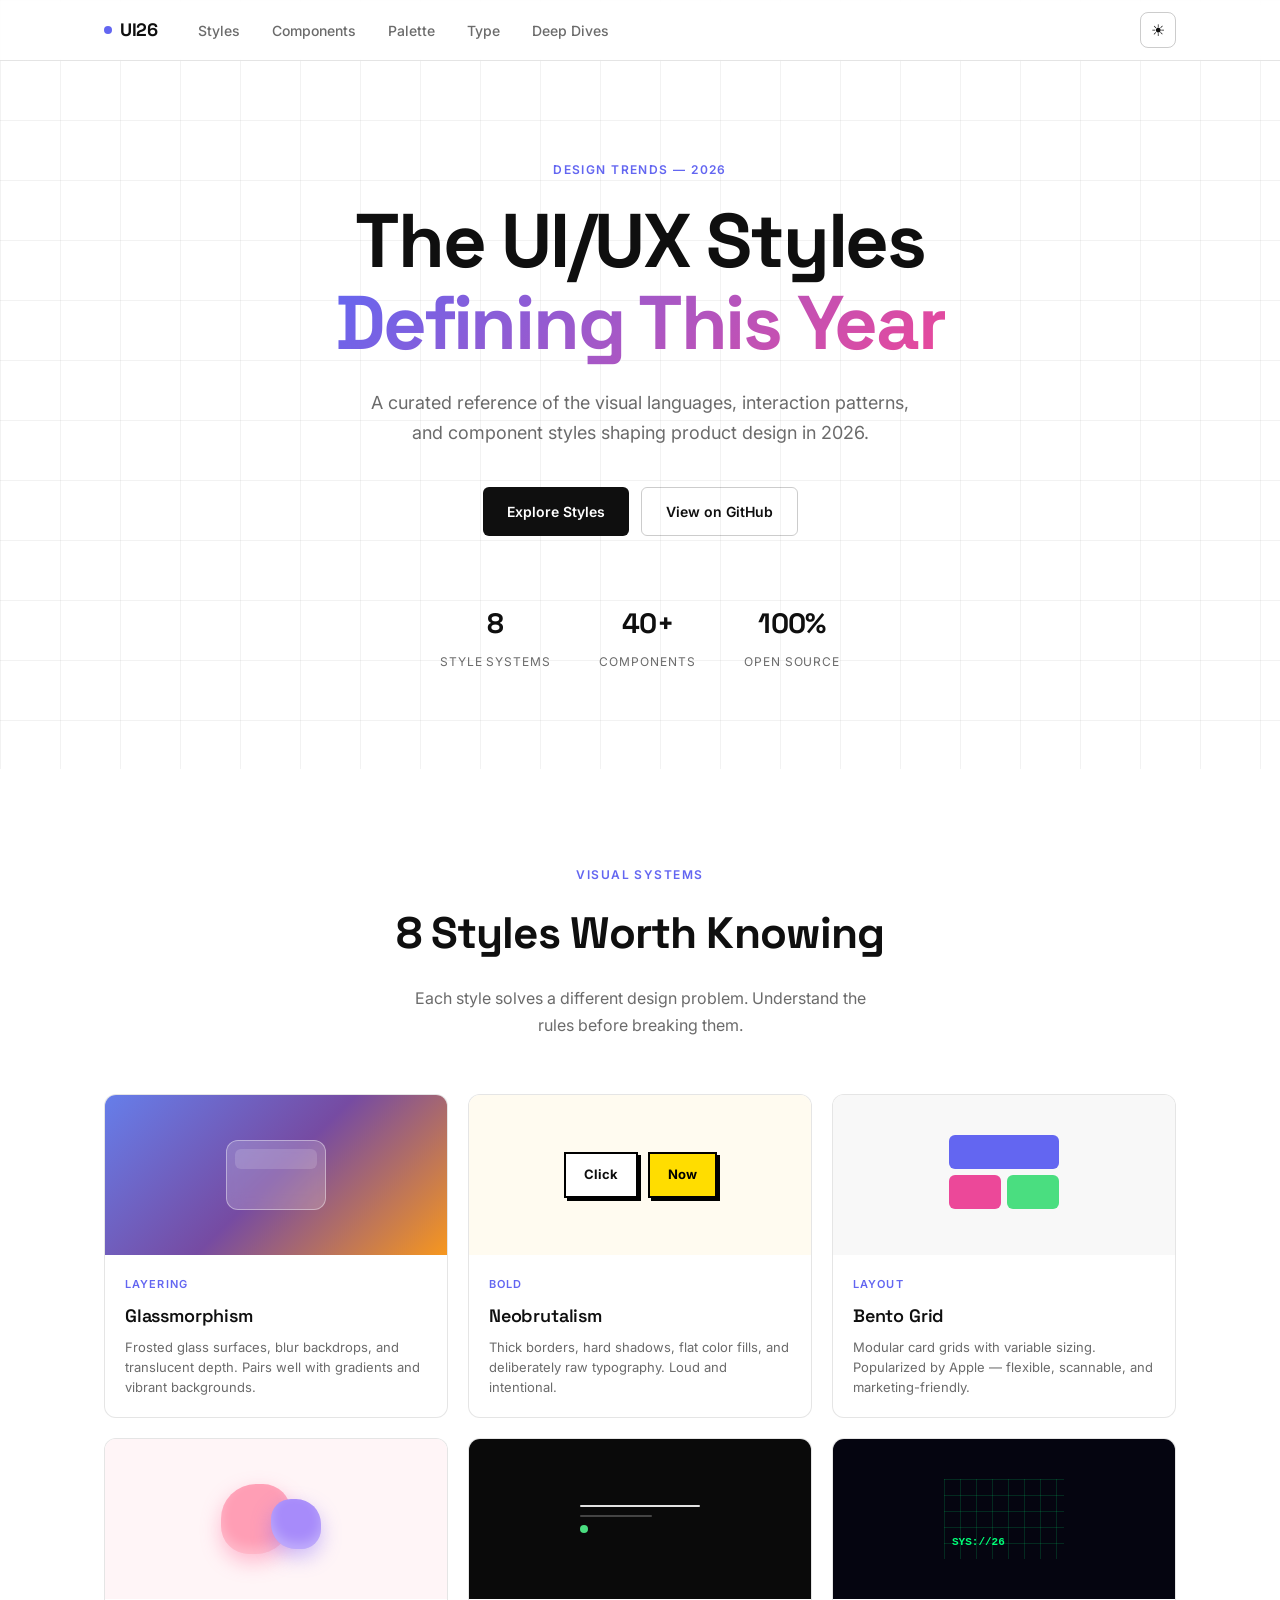
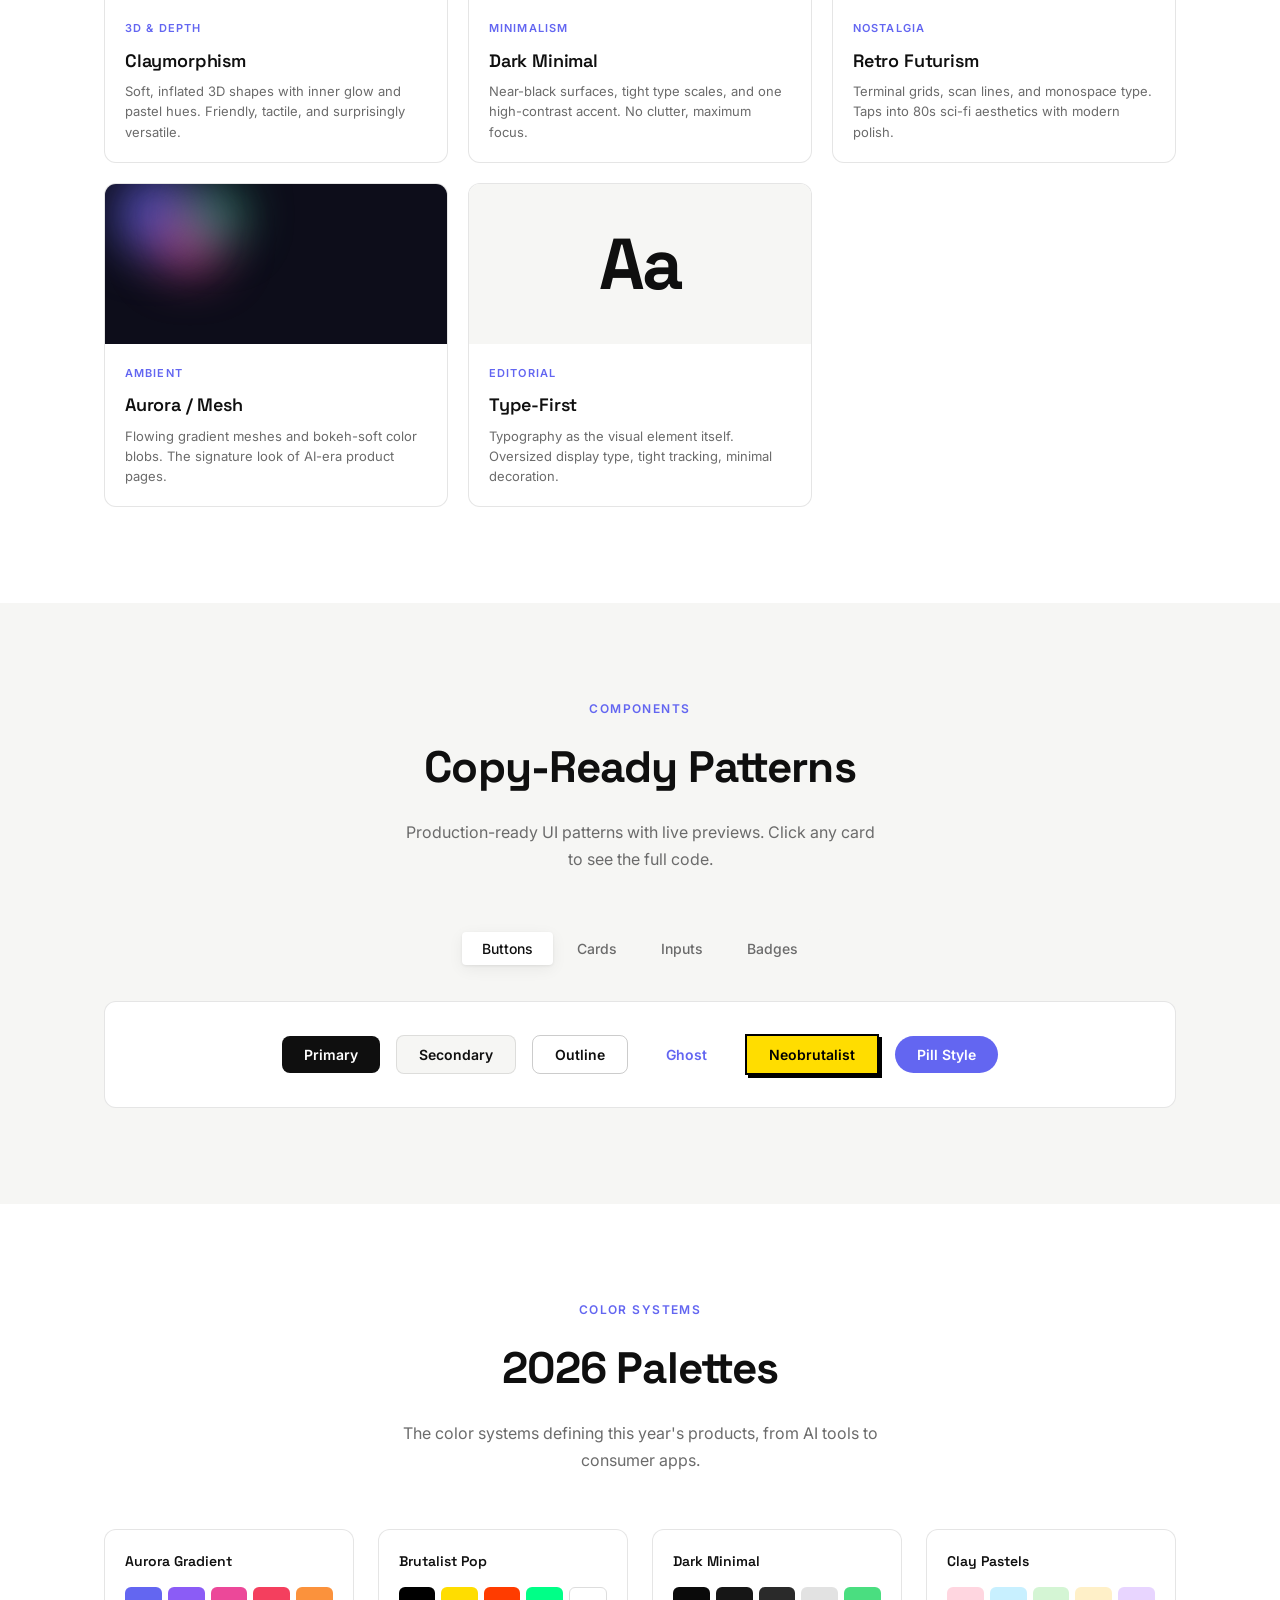
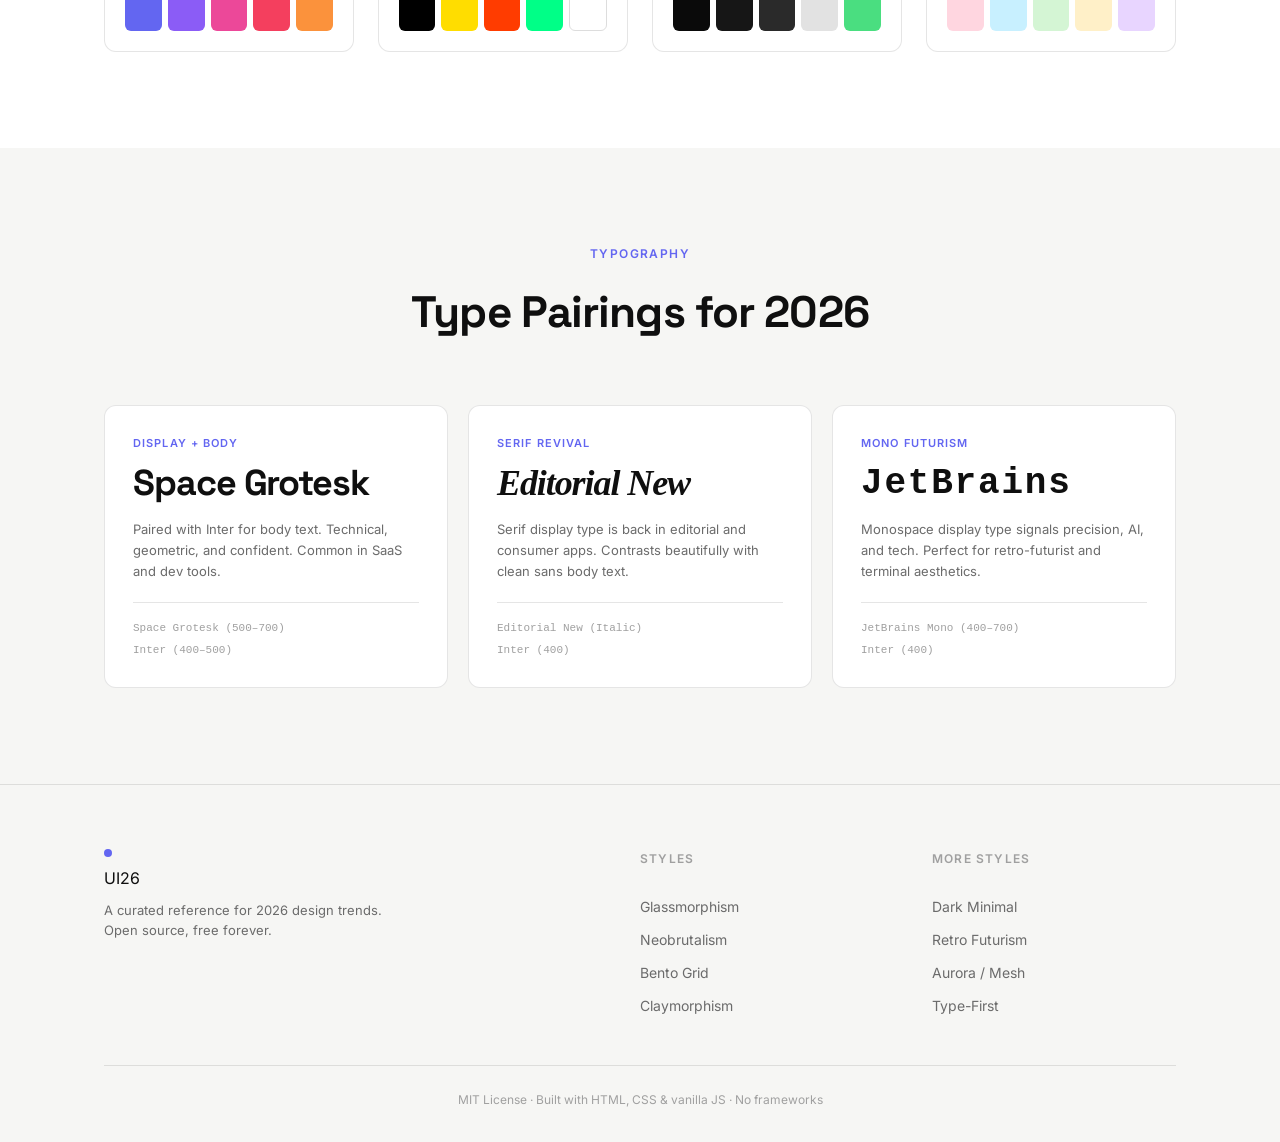
<file: index.html>
<!DOCTYPE html>
<html lang="en">
<head>
  <meta charset="UTF-8" />
  <meta name="viewport" content="width=device-width, initial-scale=1.0" />
  <title>Best 2026 UI/UX Styles</title>
  <meta name="description" content="A curated showcase of the best UI/UX design styles, trends, and components for 2026." />
  <link rel="stylesheet" href="css/style.css" />
  <link rel="preconnect" href="https://fonts.googleapis.com" />
  <link rel="preconnect" href="https://fonts.gstatic.com" crossorigin />
  <link href="https://fonts.googleapis.com/css2?family=Inter:wght@300;400;500;600;700&family=Space+Grotesk:wght@400;500;600;700&display=swap" rel="stylesheet" />
</head>
<body>

  <!-- NAV -->
  <nav class="navbar" id="navbar">
    <div class="nav-inner">
      <a href="#" class="nav-logo">
        <span class="logo-dot"></span>
        UI26
      </a>
      <ul class="nav-links">
        <li><a href="#styles">Styles</a></li>
        <li><a href="#components">Components</a></li>
        <li><a href="#palette">Palette</a></li>
        <li><a href="#typography">Type</a></li>
        <li><a href="pages/glassmorphism.html">Deep Dives</a></li>
      </ul>
      <button class="theme-toggle" id="themeToggle" aria-label="Toggle dark mode">
        <span class="toggle-icon">☀</span>
      </button>
    </div>
  </nav>

  <!-- HERO -->
  <header class="hero">
    <div class="hero-bg-grid"></div>
    <div class="container">
      <p class="hero-eyebrow">Design Trends — 2026</p>
      <h1 class="hero-title">The UI/UX Styles<br><em>Defining This Year</em></h1>
      <p class="hero-sub">A curated reference of the visual languages, interaction patterns, and component styles shaping product design in 2026.</p>
      <div class="hero-actions">
        <a href="#styles" class="btn btn-primary">Explore Styles</a>
        <a href="https://github.com/" class="btn btn-ghost" target="_blank">View on GitHub</a>
      </div>
      <div class="hero-stats">
        <div class="stat"><span class="stat-num">8</span><span class="stat-label">Style Systems</span></div>
        <div class="stat"><span class="stat-num">40+</span><span class="stat-label">Components</span></div>
        <div class="stat"><span class="stat-num">100%</span><span class="stat-label">Open Source</span></div>
      </div>
    </div>
  </header>

  <!-- STYLES GRID -->
  <section class="section" id="styles">
    <div class="container">
      <div class="section-header">
        <p class="eyebrow">Visual Systems</p>
        <h2>8 Styles Worth Knowing</h2>
        <p class="section-desc">Each style solves a different design problem. Understand the rules before breaking them.</p>
      </div>

      <div class="styles-grid">

        <a href="pages/glassmorphism.html" class="style-card style-glass">
          <div class="style-preview glass-preview">
            <div class="glass-card-demo">
              <div class="glass-inner"></div>
            </div>
          </div>
          <div class="style-info">
            <span class="style-tag">Layering</span>
            <h3>Glassmorphism</h3>
            <p>Frosted glass surfaces, blur backdrops, and translucent depth. Pairs well with gradients and vibrant backgrounds.</p>
          </div>
        </a>

        <a href="pages/neobrutalism.html" class="style-card style-neo">
          <div class="style-preview neo-preview">
            <div class="neo-demo">
              <div class="neo-box">Click</div>
              <div class="neo-box neo-accent">Now</div>
            </div>
          </div>
          <div class="style-info">
            <span class="style-tag">Bold</span>
            <h3>Neobrutalism</h3>
            <p>Thick borders, hard shadows, flat color fills, and deliberately raw typography. Loud and intentional.</p>
          </div>
        </a>

        <a href="pages/bento.html" class="style-card style-bento">
          <div class="style-preview bento-preview">
            <div class="bento-demo">
              <div class="bento-a"></div>
              <div class="bento-b"></div>
              <div class="bento-c"></div>
              <div class="bento-d"></div>
            </div>
          </div>
          <div class="style-info">
            <span class="style-tag">Layout</span>
            <h3>Bento Grid</h3>
            <p>Modular card grids with variable sizing. Popularized by Apple — flexible, scannable, and marketing-friendly.</p>
          </div>
        </a>

        <a href="pages/claymorphism.html" class="style-card style-clay">
          <div class="style-preview clay-preview">
            <div class="clay-demo">
              <div class="clay-blob"></div>
              <div class="clay-blob clay-blob-2"></div>
            </div>
          </div>
          <div class="style-info">
            <span class="style-tag">3D & Depth</span>
            <h3>Claymorphism</h3>
            <p>Soft, inflated 3D shapes with inner glow and pastel hues. Friendly, tactile, and surprisingly versatile.</p>
          </div>
        </a>

        <a href="pages/dark-minimal.html" class="style-card style-dark">
          <div class="style-preview dark-preview">
            <div class="dark-demo">
              <div class="dark-line"></div>
              <div class="dark-line dark-line-short"></div>
              <div class="dark-dot"></div>
            </div>
          </div>
          <div class="style-info">
            <span class="style-tag">Minimalism</span>
            <h3>Dark Minimal</h3>
            <p>Near-black surfaces, tight type scales, and one high-contrast accent. No clutter, maximum focus.</p>
          </div>
        </a>

        <a href="pages/retro-futurism.html" class="style-card style-retro">
          <div class="style-preview retro-preview">
            <div class="retro-demo">
              <div class="retro-grid"></div>
              <div class="retro-text">SYS://26</div>
            </div>
          </div>
          <div class="style-info">
            <span class="style-tag">Nostalgia</span>
            <h3>Retro Futurism</h3>
            <p>Terminal grids, scan lines, and monospace type. Taps into 80s sci-fi aesthetics with modern polish.</p>
          </div>
        </a>

        <a href="pages/aurora.html" class="style-card style-aurora">
          <div class="style-preview aurora-preview">
            <div class="aurora-demo">
              <div class="aurora-blob a1"></div>
              <div class="aurora-blob a2"></div>
              <div class="aurora-blob a3"></div>
            </div>
          </div>
          <div class="style-info">
            <span class="style-tag">Ambient</span>
            <h3>Aurora / Mesh</h3>
            <p>Flowing gradient meshes and bokeh-soft color blobs. The signature look of AI-era product pages.</p>
          </div>
        </a>

        <a href="pages/typographic.html" class="style-card style-type">
          <div class="style-preview type-preview">
            <div class="type-demo">
              <span class="type-huge">Aa</span>
            </div>
          </div>
          <div class="style-info">
            <span class="style-tag">Editorial</span>
            <h3>Type-First</h3>
            <p>Typography as the visual element itself. Oversized display type, tight tracking, minimal decoration.</p>
          </div>
        </a>

      </div>
    </div>
  </section>

  <!-- COMPONENT SHOWCASE -->
  <section class="section section-alt" id="components">
    <div class="container">
      <div class="section-header">
        <p class="eyebrow">Components</p>
        <h2>Copy-Ready Patterns</h2>
        <p class="section-desc">Production-ready UI patterns with live previews. Click any card to see the full code.</p>
      </div>

      <div class="component-tabs">
        <button class="tab-btn active" data-tab="buttons">Buttons</button>
        <button class="tab-btn" data-tab="cards">Cards</button>
        <button class="tab-btn" data-tab="inputs">Inputs</button>
        <button class="tab-btn" data-tab="badges">Badges</button>
      </div>

      <div class="component-panel active" id="tab-buttons">
        <div class="comp-grid">
          <div class="comp-item">
            <button class="demo-btn demo-primary">Primary</button>
          </div>
          <div class="comp-item">
            <button class="demo-btn demo-secondary">Secondary</button>
          </div>
          <div class="comp-item">
            <button class="demo-btn demo-outline">Outline</button>
          </div>
          <div class="comp-item">
            <button class="demo-btn demo-ghost">Ghost</button>
          </div>
          <div class="comp-item">
            <button class="demo-btn demo-neo">Neobrutalist</button>
          </div>
          <div class="comp-item">
            <button class="demo-btn demo-pill">Pill Style</button>
          </div>
        </div>
      </div>

      <div class="component-panel" id="tab-cards">
        <div class="comp-grid-cards">
          <div class="demo-card-plain">
            <h4>Default Card</h4>
            <p>Clean, bordered card with subtle shadow. Works in any context.</p>
            <a href="#" class="card-link">Learn more →</a>
          </div>
          <div class="demo-card-glass">
            <h4>Glass Card</h4>
            <p>Frosted surface, translucency, and layered depth.</p>
            <a href="#" class="card-link">Learn more →</a>
          </div>
          <div class="demo-card-neo">
            <h4>Neo Card</h4>
            <p>Hard border, hard shadow, no border-radius. Bold and direct.</p>
            <a href="#" class="card-link">Learn more →</a>
          </div>
        </div>
      </div>

      <div class="component-panel" id="tab-inputs">
        <div class="comp-grid">
          <div class="comp-item">
            <input class="demo-input" type="text" placeholder="Default input" />
          </div>
          <div class="comp-item">
            <input class="demo-input demo-input-pill" type="text" placeholder="Pill input" />
          </div>
          <div class="comp-item">
            <input class="demo-input demo-input-neo" type="text" placeholder="Brutalist input" />
          </div>
          <div class="comp-item">
            <input class="demo-input demo-input-underline" type="text" placeholder="Underline input" />
          </div>
        </div>
      </div>

      <div class="component-panel" id="tab-badges">
        <div class="comp-grid" style="flex-wrap: wrap; gap: 12px; justify-content: center;">
          <span class="badge badge-blue">New</span>
          <span class="badge badge-green">Active</span>
          <span class="badge badge-amber">Beta</span>
          <span class="badge badge-red">Deprecated</span>
          <span class="badge badge-purple">Premium</span>
          <span class="badge badge-outline">Draft</span>
          <span class="badge badge-neo">Hot</span>
        </div>
      </div>

    </div>
  </section>

  <!-- PALETTE -->
  <section class="section" id="palette">
    <div class="container">
      <div class="section-header">
        <p class="eyebrow">Color Systems</p>
        <h2>2026 Palettes</h2>
        <p class="section-desc">The color systems defining this year's products, from AI tools to consumer apps.</p>
      </div>
      <div class="palette-grid">
        <div class="palette-group">
          <p class="palette-name">Aurora Gradient</p>
          <div class="palette-swatches">
            <div class="swatch" style="background:#6366f1" title="#6366f1"></div>
            <div class="swatch" style="background:#8b5cf6" title="#8b5cf6"></div>
            <div class="swatch" style="background:#ec4899" title="#ec4899"></div>
            <div class="swatch" style="background:#f43f5e" title="#f43f5e"></div>
            <div class="swatch" style="background:#fb923c" title="#fb923c"></div>
          </div>
        </div>
        <div class="palette-group">
          <p class="palette-name">Brutalist Pop</p>
          <div class="palette-swatches">
            <div class="swatch" style="background:#000000" title="#000000"></div>
            <div class="swatch" style="background:#ffdd00" title="#ffdd00"></div>
            <div class="swatch" style="background:#ff3c00" title="#ff3c00"></div>
            <div class="swatch" style="background:#00ff87" title="#00ff87"></div>
            <div class="swatch" style="background:#ffffff; border: 1px solid #ddd;" title="#ffffff"></div>
          </div>
        </div>
        <div class="palette-group">
          <p class="palette-name">Dark Minimal</p>
          <div class="palette-swatches">
            <div class="swatch" style="background:#0a0a0a" title="#0a0a0a"></div>
            <div class="swatch" style="background:#161616" title="#161616"></div>
            <div class="swatch" style="background:#2a2a2a" title="#2a2a2a"></div>
            <div class="swatch" style="background:#e2e2e2" title="#e2e2e2"></div>
            <div class="swatch" style="background:#4ade80" title="#4ade80"></div>
          </div>
        </div>
        <div class="palette-group">
          <p class="palette-name">Clay Pastels</p>
          <div class="palette-swatches">
            <div class="swatch" style="background:#ffd6e0" title="#ffd6e0"></div>
            <div class="swatch" style="background:#c8f0ff" title="#c8f0ff"></div>
            <div class="swatch" style="background:#d4f5d4" title="#d4f5d4"></div>
            <div class="swatch" style="background:#fff0c8" title="#fff0c8"></div>
            <div class="swatch" style="background:#e8d5ff" title="#e8d5ff"></div>
          </div>
        </div>
      </div>
    </div>
  </section>

  <!-- TYPOGRAPHY -->
  <section class="section section-alt" id="typography">
    <div class="container">
      <div class="section-header">
        <p class="eyebrow">Typography</p>
        <h2>Type Pairings for 2026</h2>
      </div>
      <div class="type-grid">
        <div class="type-card">
          <p class="type-eyebrow">Display + Body</p>
          <p class="type-display" style="font-family: 'Space Grotesk', sans-serif;">Space Grotesk</p>
          <p class="type-body">Paired with Inter for body text. Technical, geometric, and confident. Common in SaaS and dev tools.</p>
          <div class="type-meta">
            <span>Space Grotesk (500–700)</span>
            <span>Inter (400–500)</span>
          </div>
        </div>
        <div class="type-card">
          <p class="type-eyebrow">Serif Revival</p>
          <p class="type-display" style="font-family: Georgia, serif; font-style: italic;">Editorial New</p>
          <p class="type-body">Serif display type is back in editorial and consumer apps. Contrasts beautifully with clean sans body text.</p>
          <div class="type-meta">
            <span>Editorial New (Italic)</span>
            <span>Inter (400)</span>
          </div>
        </div>
        <div class="type-card">
          <p class="type-eyebrow">Mono Futurism</p>
          <p class="type-display" style="font-family: 'Courier New', monospace; letter-spacing: 0.05em;">JetBrains</p>
          <p class="type-body">Monospace display type signals precision, AI, and tech. Perfect for retro-futurist and terminal aesthetics.</p>
          <div class="type-meta">
            <span>JetBrains Mono (400–700)</span>
            <span>Inter (400)</span>
          </div>
        </div>
      </div>
    </div>
  </section>

  <!-- FOOTER -->
  <footer class="footer">
    <div class="container">
      <div class="footer-inner">
        <div class="footer-brand">
          <span class="logo-dot"></span>
          <span>UI26</span>
          <p>A curated reference for 2026 design trends. Open source, free forever.</p>
        </div>
        <div class="footer-links">
          <p class="footer-heading">Styles</p>
          <a href="pages/glassmorphism.html">Glassmorphism</a>
          <a href="pages/neobrutalism.html">Neobrutalism</a>
          <a href="pages/bento.html">Bento Grid</a>
          <a href="pages/claymorphism.html">Claymorphism</a>
        </div>
        <div class="footer-links">
          <p class="footer-heading">More Styles</p>
          <a href="pages/dark-minimal.html">Dark Minimal</a>
          <a href="pages/retro-futurism.html">Retro Futurism</a>
          <a href="pages/aurora.html">Aurora / Mesh</a>
          <a href="pages/typographic.html">Type-First</a>
        </div>
      </div>
      <div class="footer-bottom">
        <p>MIT License · Built with HTML, CSS & vanilla JS · No frameworks</p>
      </div>
    </div>
  </footer>

  <script src="js/main.js"></script>
</body>
</html>
</file>
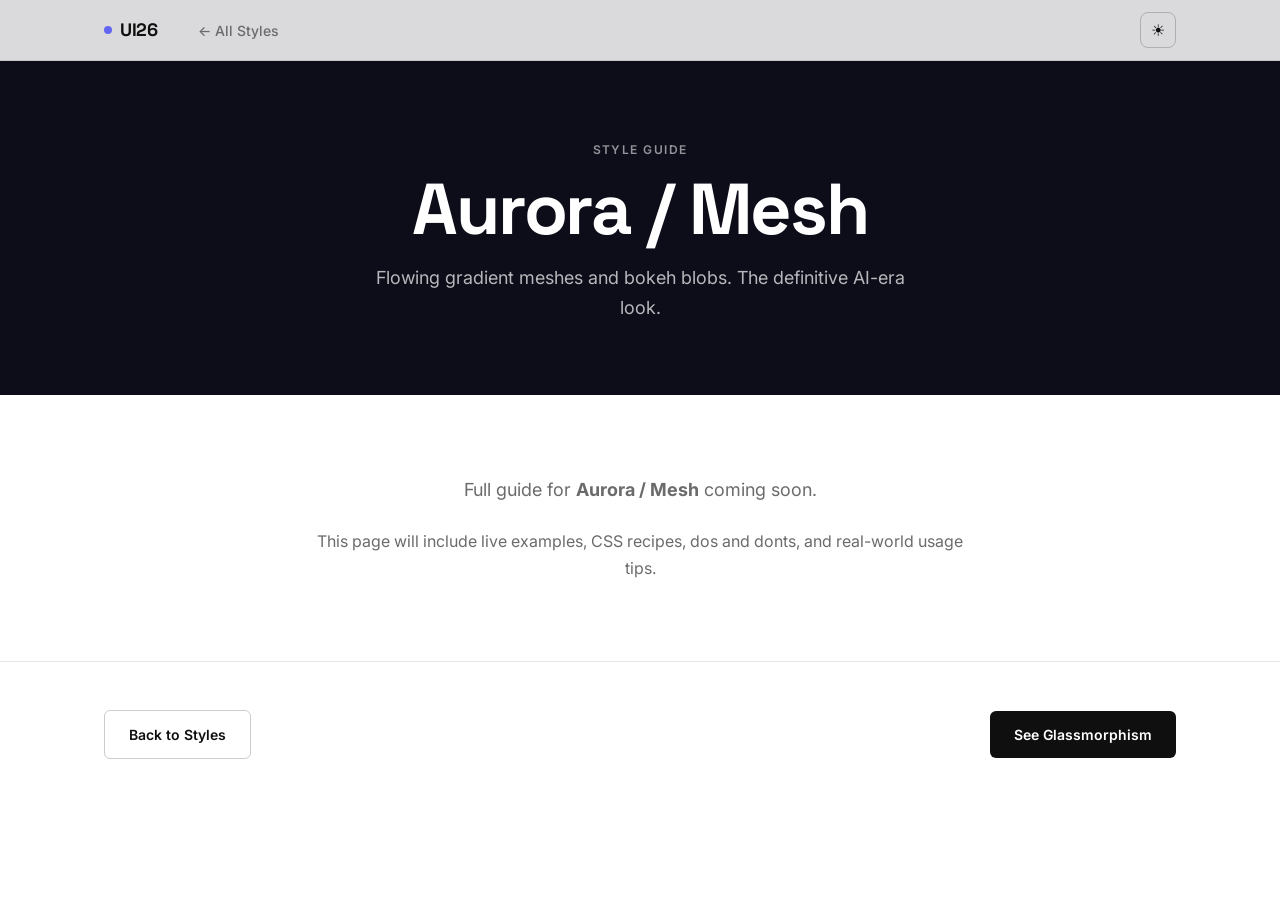
<file: pages/aurora.html>
<!DOCTYPE html>
<html lang="en">
<head>
  <meta charset="UTF-8" />
  <meta name="viewport" content="width=device-width, initial-scale=1.0" />
  <title>Aurora / Mesh — Best 2026 UI/UX Styles</title>
  <link rel="stylesheet" href="../css/style.css" />
  <link rel="stylesheet" href="../css/pages.css" />
  <link href="https://fonts.googleapis.com/css2?family=Inter:wght@300;400;500;600;700&family=Space+Grotesk:wght@400;500;600;700&display=swap" rel="stylesheet" />
</head>
<body>
  <nav class="navbar" id="navbar">
    <div class="nav-inner">
      <a href="../index.html" class="nav-logo"><span class="logo-dot"></span>UI26</a>
      <ul class="nav-links"><li><a href="../index.html#styles">← All Styles</a></li></ul>
      <button class="theme-toggle" id="themeToggle" aria-label="Toggle dark mode"><span class="toggle-icon">☀</span></button>
    </div>
  </nav>
  <div class="stub-hero" style="background:#0d0d1a; padding-top:140px; padding-bottom:72px; text-align:center;">
    <p class="eyebrow" style="color:#ffffff; opacity:0.55;">Style Guide</p>
    <h1 class="page-title" style="color:#ffffff">Aurora / Mesh</h1>
    <p class="page-sub" style="color:#ffffff; opacity:0.7; max-width:540px; margin:0 auto;">Flowing gradient meshes and bokeh blobs. The definitive AI-era look.</p>
  </div>
  <div class="stub-main">
    <p style="font-size:18px; margin-bottom:24px;">Full guide for <strong>Aurora / Mesh</strong> coming soon.</p>
    <p>This page will include live examples, CSS recipes, dos and donts, and real-world usage tips.</p>
  </div>
  <div class="page-nav-btns"><div class="container">
    <a href="../index.html#styles" class="btn btn-ghost">Back to Styles</a>
    <a href="glassmorphism.html" class="btn btn-primary">See Glassmorphism</a>
  </div></div>
  <script src="../js/main.js"></script>
</body>
</html>
</file>
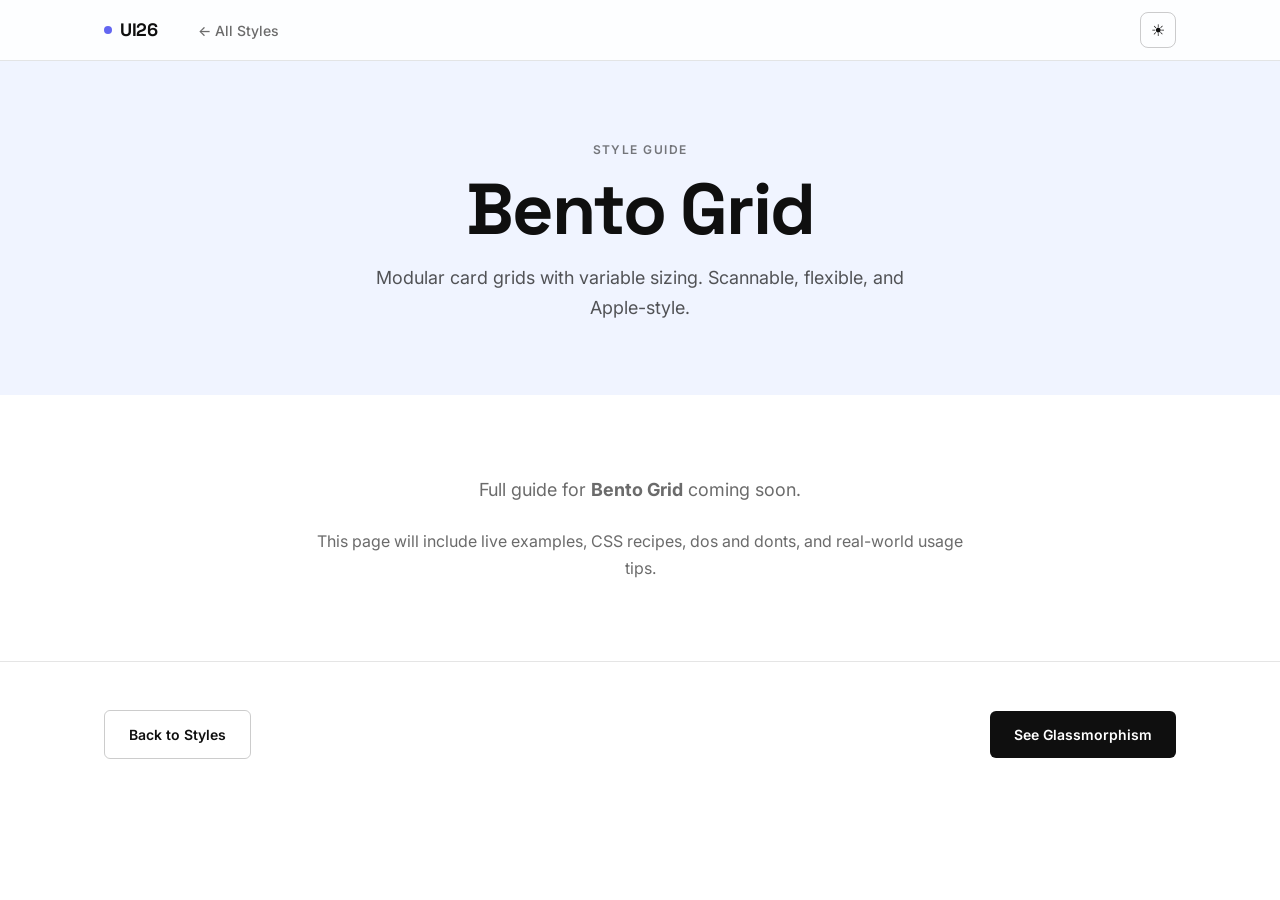
<file: pages/bento.html>
<!DOCTYPE html>
<html lang="en">
<head>
  <meta charset="UTF-8" />
  <meta name="viewport" content="width=device-width, initial-scale=1.0" />
  <title>Bento Grid — Best 2026 UI/UX Styles</title>
  <link rel="stylesheet" href="../css/style.css" />
  <link rel="stylesheet" href="../css/pages.css" />
  <link href="https://fonts.googleapis.com/css2?family=Inter:wght@300;400;500;600;700&family=Space+Grotesk:wght@400;500;600;700&display=swap" rel="stylesheet" />
</head>
<body>
  <nav class="navbar" id="navbar">
    <div class="nav-inner">
      <a href="../index.html" class="nav-logo"><span class="logo-dot"></span>UI26</a>
      <ul class="nav-links"><li><a href="../index.html#styles">← All Styles</a></li></ul>
      <button class="theme-toggle" id="themeToggle" aria-label="Toggle dark mode"><span class="toggle-icon">☀</span></button>
    </div>
  </nav>
  <div class="stub-hero" style="background:#f0f4ff; padding-top:140px; padding-bottom:72px; text-align:center;">
    <p class="eyebrow" style="color:#0f0f0f; opacity:0.55;">Style Guide</p>
    <h1 class="page-title" style="color:#0f0f0f">Bento Grid</h1>
    <p class="page-sub" style="color:#0f0f0f; opacity:0.7; max-width:540px; margin:0 auto;">Modular card grids with variable sizing. Scannable, flexible, and Apple-style.</p>
  </div>
  <div class="stub-main">
    <p style="font-size:18px; margin-bottom:24px;">Full guide for <strong>Bento Grid</strong> coming soon.</p>
    <p>This page will include live examples, CSS recipes, dos and donts, and real-world usage tips.</p>
  </div>
  <div class="page-nav-btns"><div class="container">
    <a href="../index.html#styles" class="btn btn-ghost">Back to Styles</a>
    <a href="glassmorphism.html" class="btn btn-primary">See Glassmorphism</a>
  </div></div>
  <script src="../js/main.js"></script>
</body>
</html>
</file>
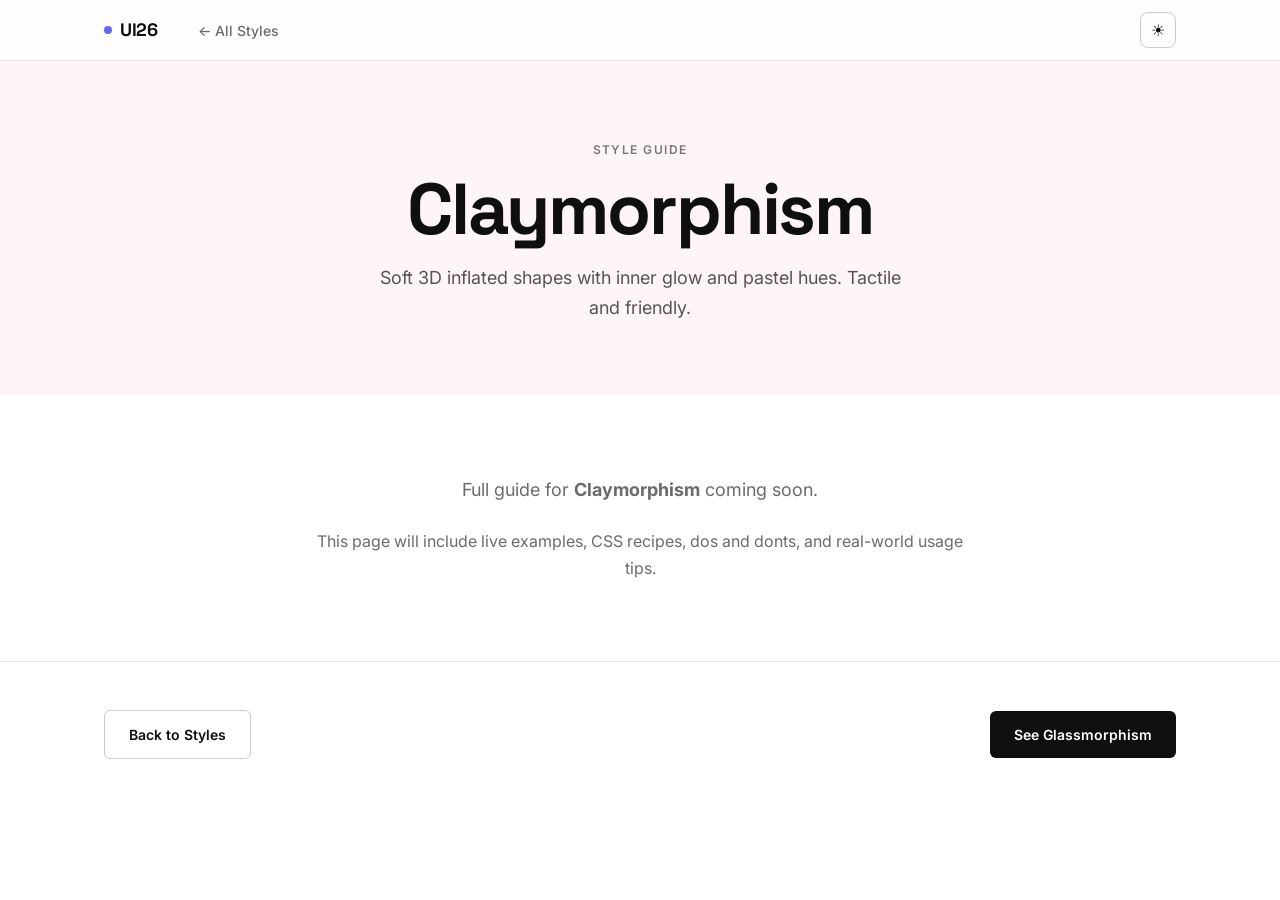
<file: pages/claymorphism.html>
<!DOCTYPE html>
<html lang="en">
<head>
  <meta charset="UTF-8" />
  <meta name="viewport" content="width=device-width, initial-scale=1.0" />
  <title>Claymorphism — Best 2026 UI/UX Styles</title>
  <link rel="stylesheet" href="../css/style.css" />
  <link rel="stylesheet" href="../css/pages.css" />
  <link href="https://fonts.googleapis.com/css2?family=Inter:wght@300;400;500;600;700&family=Space+Grotesk:wght@400;500;600;700&display=swap" rel="stylesheet" />
</head>
<body>
  <nav class="navbar" id="navbar">
    <div class="nav-inner">
      <a href="../index.html" class="nav-logo"><span class="logo-dot"></span>UI26</a>
      <ul class="nav-links"><li><a href="../index.html#styles">← All Styles</a></li></ul>
      <button class="theme-toggle" id="themeToggle" aria-label="Toggle dark mode"><span class="toggle-icon">☀</span></button>
    </div>
  </nav>
  <div class="stub-hero" style="background:#fff5f7; padding-top:140px; padding-bottom:72px; text-align:center;">
    <p class="eyebrow" style="color:#0f0f0f; opacity:0.55;">Style Guide</p>
    <h1 class="page-title" style="color:#0f0f0f">Claymorphism</h1>
    <p class="page-sub" style="color:#0f0f0f; opacity:0.7; max-width:540px; margin:0 auto;">Soft 3D inflated shapes with inner glow and pastel hues. Tactile and friendly.</p>
  </div>
  <div class="stub-main">
    <p style="font-size:18px; margin-bottom:24px;">Full guide for <strong>Claymorphism</strong> coming soon.</p>
    <p>This page will include live examples, CSS recipes, dos and donts, and real-world usage tips.</p>
  </div>
  <div class="page-nav-btns"><div class="container">
    <a href="../index.html#styles" class="btn btn-ghost">Back to Styles</a>
    <a href="glassmorphism.html" class="btn btn-primary">See Glassmorphism</a>
  </div></div>
  <script src="../js/main.js"></script>
</body>
</html>
</file>
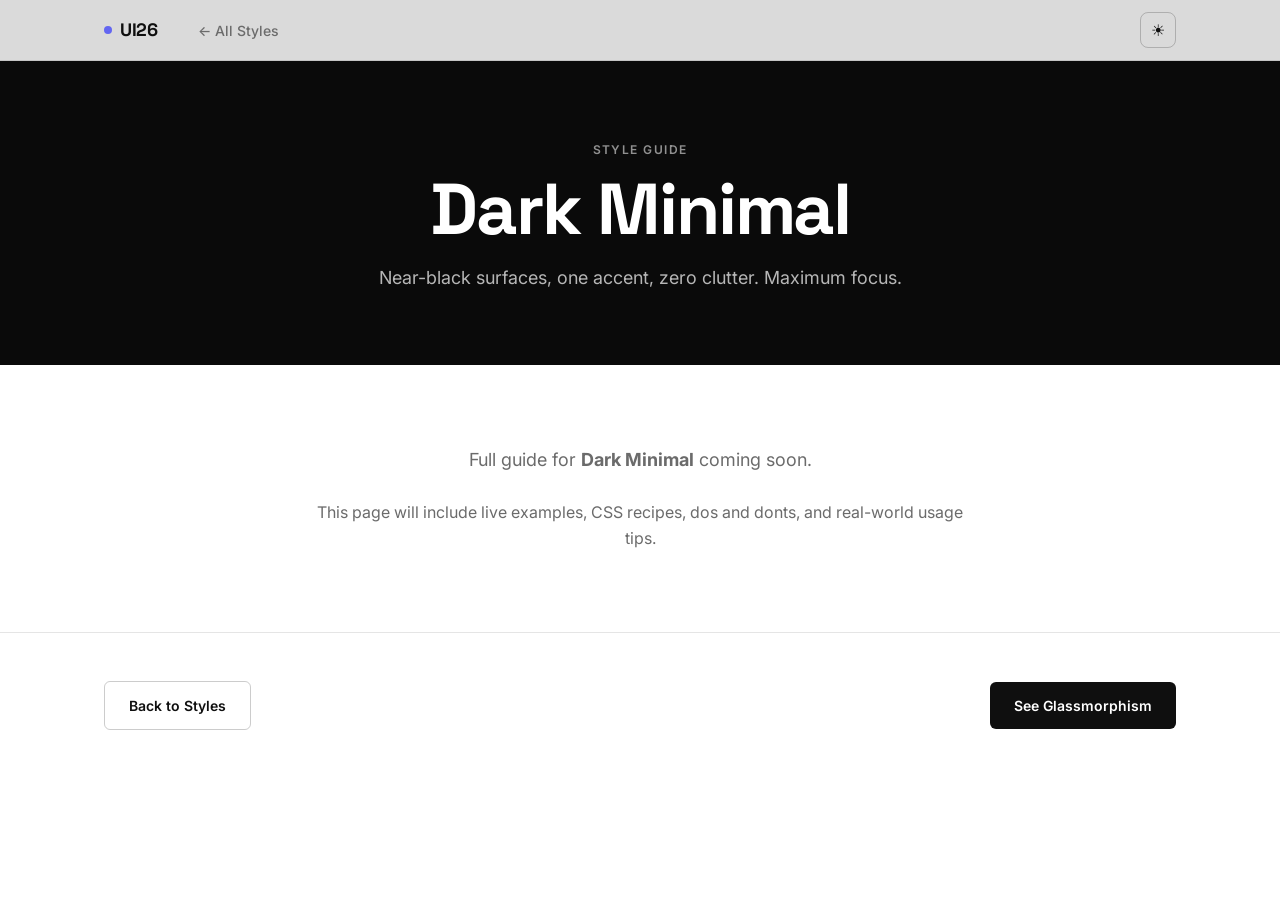
<file: pages/dark-minimal.html>
<!DOCTYPE html>
<html lang="en">
<head>
  <meta charset="UTF-8" />
  <meta name="viewport" content="width=device-width, initial-scale=1.0" />
  <title>Dark Minimal — Best 2026 UI/UX Styles</title>
  <link rel="stylesheet" href="../css/style.css" />
  <link rel="stylesheet" href="../css/pages.css" />
  <link href="https://fonts.googleapis.com/css2?family=Inter:wght@300;400;500;600;700&family=Space+Grotesk:wght@400;500;600;700&display=swap" rel="stylesheet" />
</head>
<body>
  <nav class="navbar" id="navbar">
    <div class="nav-inner">
      <a href="../index.html" class="nav-logo"><span class="logo-dot"></span>UI26</a>
      <ul class="nav-links"><li><a href="../index.html#styles">← All Styles</a></li></ul>
      <button class="theme-toggle" id="themeToggle" aria-label="Toggle dark mode"><span class="toggle-icon">☀</span></button>
    </div>
  </nav>
  <div class="stub-hero" style="background:#0a0a0a; padding-top:140px; padding-bottom:72px; text-align:center;">
    <p class="eyebrow" style="color:#ffffff; opacity:0.55;">Style Guide</p>
    <h1 class="page-title" style="color:#ffffff">Dark Minimal</h1>
    <p class="page-sub" style="color:#ffffff; opacity:0.7; max-width:540px; margin:0 auto;">Near-black surfaces, one accent, zero clutter. Maximum focus.</p>
  </div>
  <div class="stub-main">
    <p style="font-size:18px; margin-bottom:24px;">Full guide for <strong>Dark Minimal</strong> coming soon.</p>
    <p>This page will include live examples, CSS recipes, dos and donts, and real-world usage tips.</p>
  </div>
  <div class="page-nav-btns"><div class="container">
    <a href="../index.html#styles" class="btn btn-ghost">Back to Styles</a>
    <a href="glassmorphism.html" class="btn btn-primary">See Glassmorphism</a>
  </div></div>
  <script src="../js/main.js"></script>
</body>
</html>
</file>
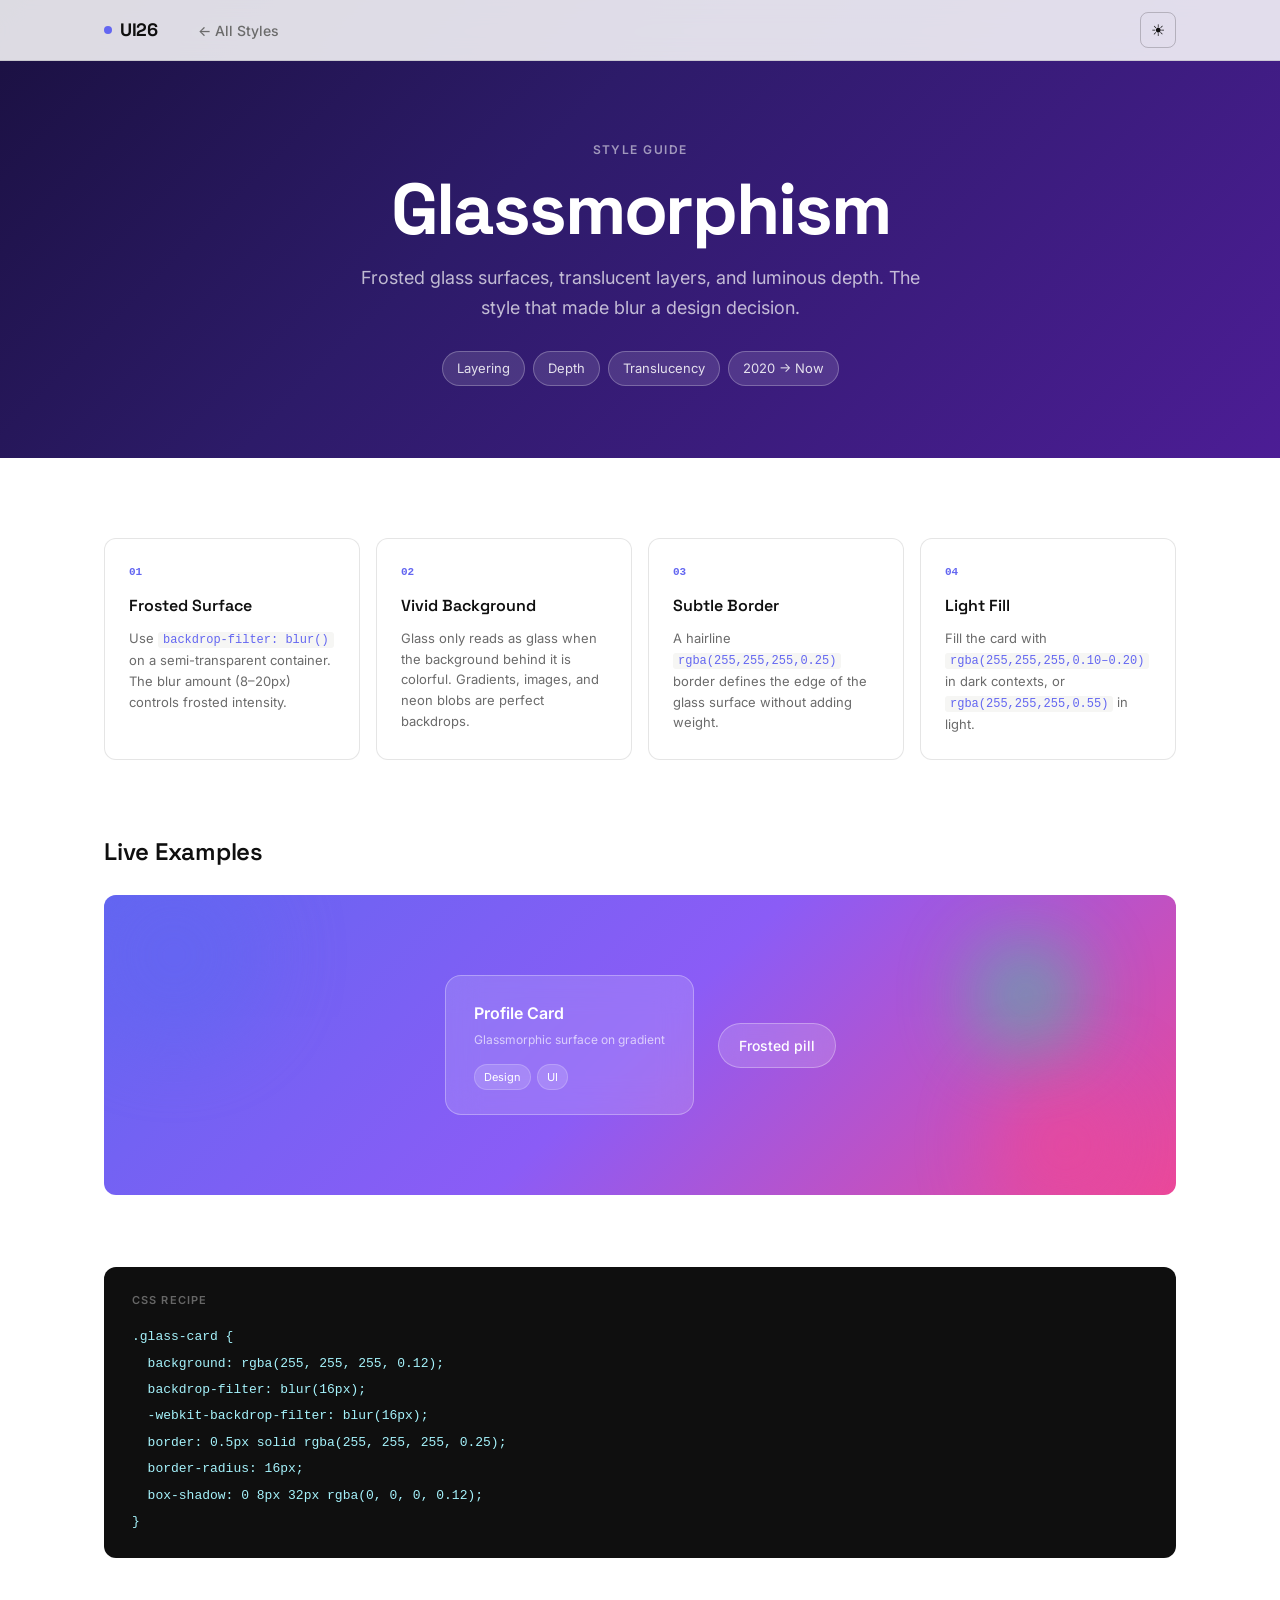
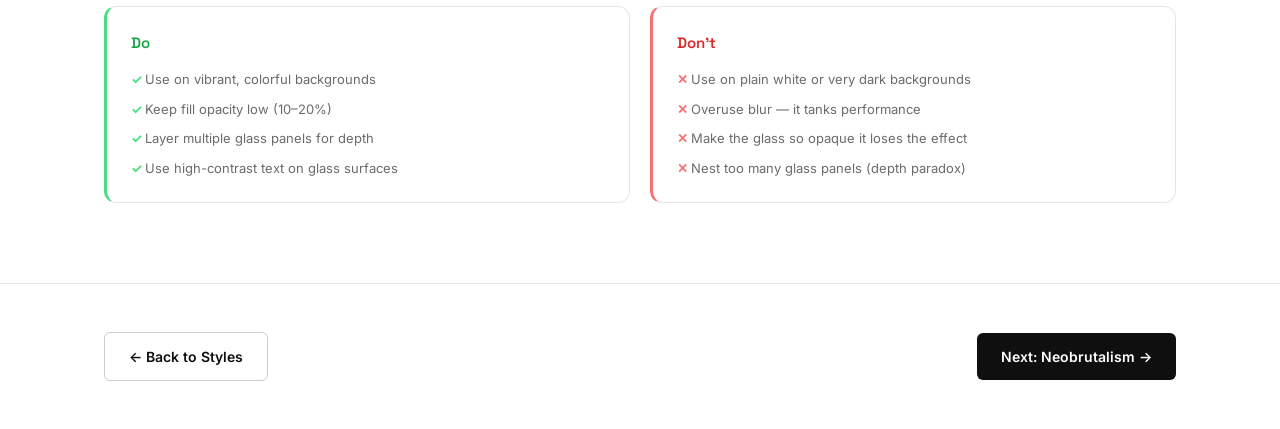
<file: pages/glassmorphism.html>
<!DOCTYPE html>
<html lang="en">
<head>
  <meta charset="UTF-8" />
  <meta name="viewport" content="width=device-width, initial-scale=1.0" />
  <title>Glassmorphism — Best 2026 UI/UX Styles</title>
  <link rel="stylesheet" href="../css/style.css" />
  <link rel="stylesheet" href="../css/pages.css" />
  <link href="https://fonts.googleapis.com/css2?family=Inter:wght@300;400;500;600;700&family=Space+Grotesk:wght@400;500;600;700&display=swap" rel="stylesheet" />
</head>
<body>

  <nav class="navbar" id="navbar">
    <div class="nav-inner">
      <a href="../index.html" class="nav-logo">
        <span class="logo-dot"></span>
        UI26
      </a>
      <ul class="nav-links">
        <li><a href="../index.html#styles">← All Styles</a></li>
      </ul>
      <button class="theme-toggle" id="themeToggle" aria-label="Toggle dark mode">
        <span class="toggle-icon">☀</span>
      </button>
    </div>
  </nav>

  <div class="page-hero glass-hero">
    <div class="page-hero-content">
      <p class="eyebrow">Style Guide</p>
      <h1 class="page-title">Glassmorphism</h1>
      <p class="page-sub">Frosted glass surfaces, translucent layers, and luminous depth. The style that made blur a design decision.</p>
      <div class="pill-row">
        <span class="pill">Layering</span>
        <span class="pill">Depth</span>
        <span class="pill">Translucency</span>
        <span class="pill">2020 → Now</span>
      </div>
    </div>
  </div>

  <main class="page-body">
    <div class="container">

      <div class="rule-grid">
        <div class="rule-card">
          <span class="rule-num">01</span>
          <h3>Frosted Surface</h3>
          <p>Use <code>backdrop-filter: blur()</code> on a semi-transparent container. The blur amount (8–20px) controls frosted intensity.</p>
        </div>
        <div class="rule-card">
          <span class="rule-num">02</span>
          <h3>Vivid Background</h3>
          <p>Glass only reads as glass when the background behind it is colorful. Gradients, images, and neon blobs are perfect backdrops.</p>
        </div>
        <div class="rule-card">
          <span class="rule-num">03</span>
          <h3>Subtle Border</h3>
          <p>A hairline <code>rgba(255,255,255,0.25)</code> border defines the edge of the glass surface without adding weight.</p>
        </div>
        <div class="rule-card">
          <span class="rule-num">04</span>
          <h3>Light Fill</h3>
          <p>Fill the card with <code>rgba(255,255,255,0.10–0.20)</code> in dark contexts, or <code>rgba(255,255,255,0.55)</code> in light.</p>
        </div>
      </div>

      <div class="demo-block">
        <h2>Live Examples</h2>
        <div class="glass-showcase">
          <div class="glass-bg">
            <div class="glass-blob gb1"></div>
            <div class="glass-blob gb2"></div>
            <div class="glass-blob gb3"></div>
            <div class="glass-card-ex">
              <p class="glass-card-title">Profile Card</p>
              <p class="glass-card-sub">Glassmorphic surface on gradient</p>
              <div class="glass-tags">
                <span>Design</span>
                <span>UI</span>
              </div>
            </div>
            <div class="glass-pill-ex">Frosted pill</div>
          </div>
        </div>
      </div>

      <div class="code-block">
        <p class="code-label">CSS Recipe</p>
        <pre><code>.glass-card {
  background: rgba(255, 255, 255, 0.12);
  backdrop-filter: blur(16px);
  -webkit-backdrop-filter: blur(16px);
  border: 0.5px solid rgba(255, 255, 255, 0.25);
  border-radius: 16px;
  box-shadow: 0 8px 32px rgba(0, 0, 0, 0.12);
}</code></pre>
      </div>

      <div class="dos-donts">
        <div class="dos">
          <h3>Do</h3>
          <ul>
            <li>Use on vibrant, colorful backgrounds</li>
            <li>Keep fill opacity low (10–20%)</li>
            <li>Layer multiple glass panels for depth</li>
            <li>Use high-contrast text on glass surfaces</li>
          </ul>
        </div>
        <div class="donts">
          <h3>Don't</h3>
          <ul>
            <li>Use on plain white or very dark backgrounds</li>
            <li>Overuse blur — it tanks performance</li>
            <li>Make the glass so opaque it loses the effect</li>
            <li>Nest too many glass panels (depth paradox)</li>
          </ul>
        </div>
      </div>

    </div>
  </main>

  <div class="page-nav-btns">
    <div class="container">
      <a href="../index.html#styles" class="btn btn-ghost">← Back to Styles</a>
      <a href="neobrutalism.html" class="btn btn-primary">Next: Neobrutalism →</a>
    </div>
  </div>

  <script src="../js/main.js"></script>
</body>
</html>
</file>
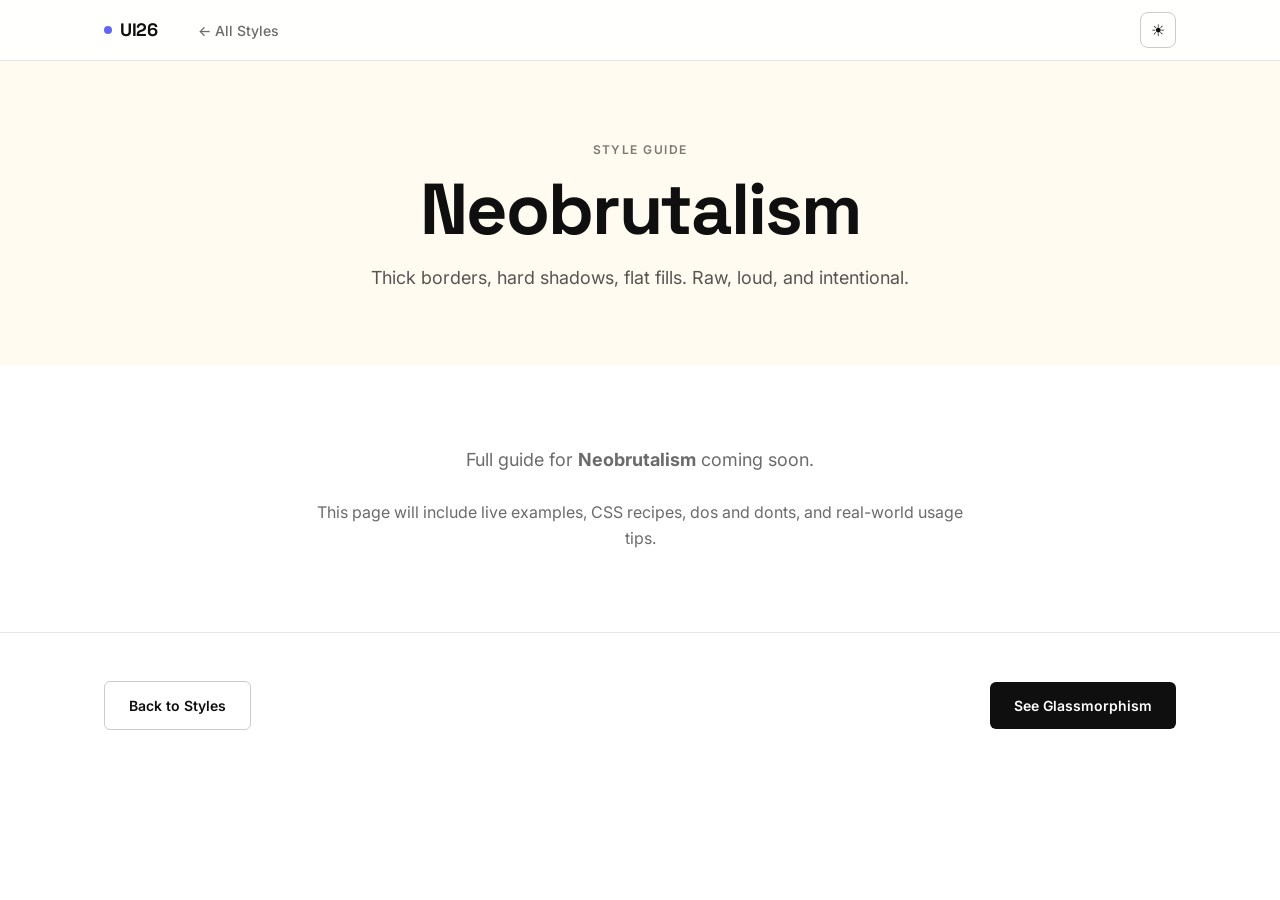
<file: pages/neobrutalism.html>
<!DOCTYPE html>
<html lang="en">
<head>
  <meta charset="UTF-8" />
  <meta name="viewport" content="width=device-width, initial-scale=1.0" />
  <title>Neobrutalism — Best 2026 UI/UX Styles</title>
  <link rel="stylesheet" href="../css/style.css" />
  <link rel="stylesheet" href="../css/pages.css" />
  <link href="https://fonts.googleapis.com/css2?family=Inter:wght@300;400;500;600;700&family=Space+Grotesk:wght@400;500;600;700&display=swap" rel="stylesheet" />
</head>
<body>
  <nav class="navbar" id="navbar">
    <div class="nav-inner">
      <a href="../index.html" class="nav-logo"><span class="logo-dot"></span>UI26</a>
      <ul class="nav-links"><li><a href="../index.html#styles">← All Styles</a></li></ul>
      <button class="theme-toggle" id="themeToggle" aria-label="Toggle dark mode"><span class="toggle-icon">☀</span></button>
    </div>
  </nav>
  <div class="stub-hero" style="background:#fffbf0; padding-top:140px; padding-bottom:72px; text-align:center;">
    <p class="eyebrow" style="color:#0f0f0f; opacity:0.55;">Style Guide</p>
    <h1 class="page-title" style="color:#0f0f0f">Neobrutalism</h1>
    <p class="page-sub" style="color:#0f0f0f; opacity:0.7; max-width:540px; margin:0 auto;">Thick borders, hard shadows, flat fills. Raw, loud, and intentional.</p>
  </div>
  <div class="stub-main">
    <p style="font-size:18px; margin-bottom:24px;">Full guide for <strong>Neobrutalism</strong> coming soon.</p>
    <p>This page will include live examples, CSS recipes, dos and donts, and real-world usage tips.</p>
  </div>
  <div class="page-nav-btns"><div class="container">
    <a href="../index.html#styles" class="btn btn-ghost">Back to Styles</a>
    <a href="glassmorphism.html" class="btn btn-primary">See Glassmorphism</a>
  </div></div>
  <script src="../js/main.js"></script>
</body>
</html>
</file>
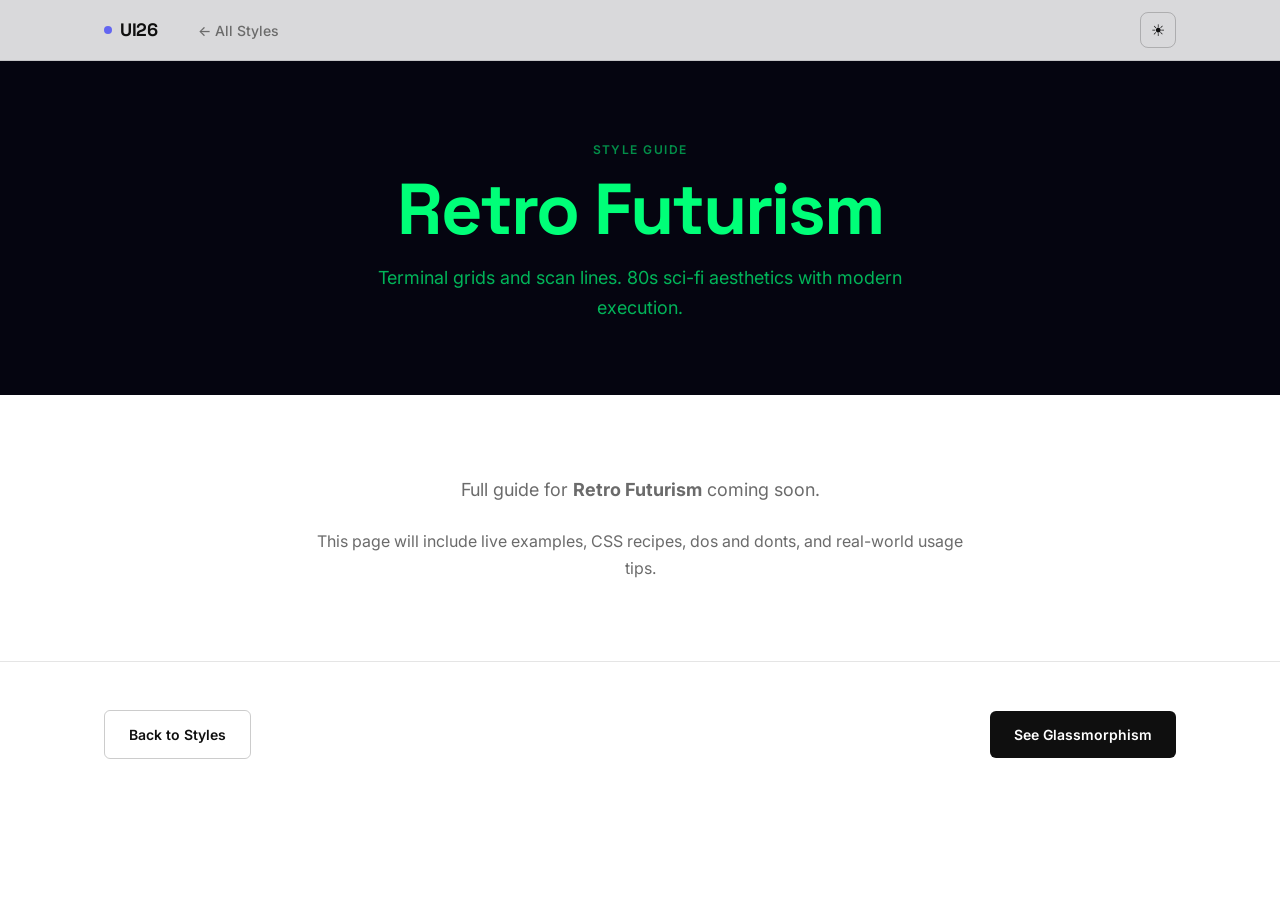
<file: pages/retro-futurism.html>
<!DOCTYPE html>
<html lang="en">
<head>
  <meta charset="UTF-8" />
  <meta name="viewport" content="width=device-width, initial-scale=1.0" />
  <title>Retro Futurism — Best 2026 UI/UX Styles</title>
  <link rel="stylesheet" href="../css/style.css" />
  <link rel="stylesheet" href="../css/pages.css" />
  <link href="https://fonts.googleapis.com/css2?family=Inter:wght@300;400;500;600;700&family=Space+Grotesk:wght@400;500;600;700&display=swap" rel="stylesheet" />
</head>
<body>
  <nav class="navbar" id="navbar">
    <div class="nav-inner">
      <a href="../index.html" class="nav-logo"><span class="logo-dot"></span>UI26</a>
      <ul class="nav-links"><li><a href="../index.html#styles">← All Styles</a></li></ul>
      <button class="theme-toggle" id="themeToggle" aria-label="Toggle dark mode"><span class="toggle-icon">☀</span></button>
    </div>
  </nav>
  <div class="stub-hero" style="background:#050510; padding-top:140px; padding-bottom:72px; text-align:center;">
    <p class="eyebrow" style="color:#00ff78; opacity:0.55;">Style Guide</p>
    <h1 class="page-title" style="color:#00ff78">Retro Futurism</h1>
    <p class="page-sub" style="color:#00ff78; opacity:0.7; max-width:540px; margin:0 auto;">Terminal grids and scan lines. 80s sci-fi aesthetics with modern execution.</p>
  </div>
  <div class="stub-main">
    <p style="font-size:18px; margin-bottom:24px;">Full guide for <strong>Retro Futurism</strong> coming soon.</p>
    <p>This page will include live examples, CSS recipes, dos and donts, and real-world usage tips.</p>
  </div>
  <div class="page-nav-btns"><div class="container">
    <a href="../index.html#styles" class="btn btn-ghost">Back to Styles</a>
    <a href="glassmorphism.html" class="btn btn-primary">See Glassmorphism</a>
  </div></div>
  <script src="../js/main.js"></script>
</body>
</html>
</file>
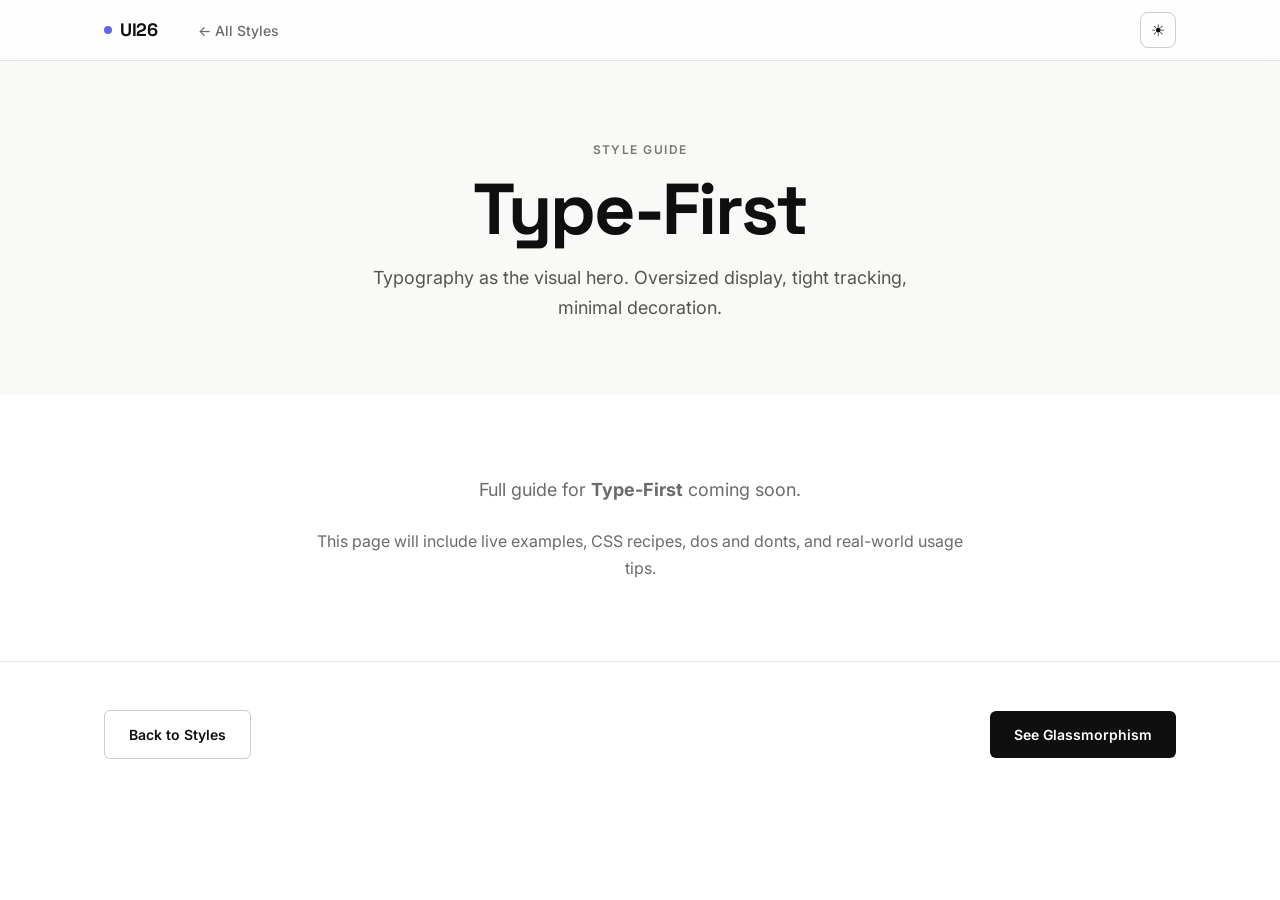
<file: pages/typographic.html>
<!DOCTYPE html>
<html lang="en">
<head>
  <meta charset="UTF-8" />
  <meta name="viewport" content="width=device-width, initial-scale=1.0" />
  <title>Type-First — Best 2026 UI/UX Styles</title>
  <link rel="stylesheet" href="../css/style.css" />
  <link rel="stylesheet" href="../css/pages.css" />
  <link href="https://fonts.googleapis.com/css2?family=Inter:wght@300;400;500;600;700&family=Space+Grotesk:wght@400;500;600;700&display=swap" rel="stylesheet" />
</head>
<body>
  <nav class="navbar" id="navbar">
    <div class="nav-inner">
      <a href="../index.html" class="nav-logo"><span class="logo-dot"></span>UI26</a>
      <ul class="nav-links"><li><a href="../index.html#styles">← All Styles</a></li></ul>
      <button class="theme-toggle" id="themeToggle" aria-label="Toggle dark mode"><span class="toggle-icon">☀</span></button>
    </div>
  </nav>
  <div class="stub-hero" style="background:#f9f9f7; padding-top:140px; padding-bottom:72px; text-align:center;">
    <p class="eyebrow" style="color:#0f0f0f; opacity:0.55;">Style Guide</p>
    <h1 class="page-title" style="color:#0f0f0f">Type-First</h1>
    <p class="page-sub" style="color:#0f0f0f; opacity:0.7; max-width:540px; margin:0 auto;">Typography as the visual hero. Oversized display, tight tracking, minimal decoration.</p>
  </div>
  <div class="stub-main">
    <p style="font-size:18px; margin-bottom:24px;">Full guide for <strong>Type-First</strong> coming soon.</p>
    <p>This page will include live examples, CSS recipes, dos and donts, and real-world usage tips.</p>
  </div>
  <div class="page-nav-btns"><div class="container">
    <a href="../index.html#styles" class="btn btn-ghost">Back to Styles</a>
    <a href="glassmorphism.html" class="btn btn-primary">See Glassmorphism</a>
  </div></div>
  <script src="../js/main.js"></script>
</body>
</html>
</file>
<file: css/style.css>
/* ============================================
   Best 2026 UI/UX Styles — Main CSS
   ============================================ */

:root {
  --bg: #ffffff;
  --bg-alt: #f6f6f4;
  --bg-card: #ffffff;
  --text: #0f0f0f;
  --text-muted: #6b6b6b;
  --text-faint: #a0a0a0;
  --border: rgba(0, 0, 0, 0.1);
  --border-strong: rgba(0, 0, 0, 0.2);
  --accent: #6366f1;
  --accent-2: #ec4899;
  --radius: 12px;
  --radius-sm: 6px;
  --shadow: 0 1px 3px rgba(0,0,0,0.07), 0 4px 16px rgba(0,0,0,0.06);
  --shadow-md: 0 4px 24px rgba(0,0,0,0.10);
  --font-display: 'Space Grotesk', sans-serif;
  --font-body: 'Inter', sans-serif;
  --transition: 0.18s ease;
}

[data-theme="dark"] {
  --bg: #0a0a0a;
  --bg-alt: #111111;
  --bg-card: #161616;
  --text: #f0f0f0;
  --text-muted: #888888;
  --text-faint: #555555;
  --border: rgba(255, 255, 255, 0.08);
  --border-strong: rgba(255, 255, 255, 0.18);
  --shadow: 0 1px 3px rgba(0,0,0,0.3), 0 4px 16px rgba(0,0,0,0.2);
  --shadow-md: 0 4px 24px rgba(0,0,0,0.4);
}

*, *::before, *::after { box-sizing: border-box; margin: 0; padding: 0; }

html { scroll-behavior: smooth; }

body {
  font-family: var(--font-body);
  background: var(--bg);
  color: var(--text);
  font-size: 16px;
  line-height: 1.65;
  transition: background var(--transition), color var(--transition);
}

a { color: inherit; text-decoration: none; }

/* ---- LAYOUT ---- */
.container {
  max-width: 1120px;
  margin: 0 auto;
  padding: 0 24px;
}

.section {
  padding: 96px 0;
}

.section-alt {
  background: var(--bg-alt);
}

/* ---- NAV ---- */
.navbar {
  position: fixed;
  top: 0; left: 0; right: 0;
  z-index: 100;
  background: rgba(255,255,255,0.85);
  backdrop-filter: blur(12px);
  -webkit-backdrop-filter: blur(12px);
  border-bottom: 0.5px solid var(--border);
  transition: background var(--transition);
}

[data-theme="dark"] .navbar {
  background: rgba(10,10,10,0.85);
}

.nav-inner {
  max-width: 1120px;
  margin: 0 auto;
  padding: 0 24px;
  height: 60px;
  display: flex;
  align-items: center;
  gap: 40px;
}

.nav-logo {
  font-family: var(--font-display);
  font-weight: 700;
  font-size: 18px;
  display: flex;
  align-items: center;
  gap: 8px;
  letter-spacing: -0.02em;
}

.logo-dot {
  width: 8px;
  height: 8px;
  border-radius: 50%;
  background: var(--accent);
  display: inline-block;
}

.nav-links {
  display: flex;
  list-style: none;
  gap: 32px;
  flex: 1;
}

.nav-links a {
  font-size: 14px;
  color: var(--text-muted);
  font-weight: 500;
  transition: color var(--transition);
}
.nav-links a:hover { color: var(--text); }

.theme-toggle {
  margin-left: auto;
  background: none;
  border: 0.5px solid var(--border-strong);
  border-radius: 8px;
  width: 36px;
  height: 36px;
  cursor: pointer;
  font-size: 16px;
  display: flex;
  align-items: center;
  justify-content: center;
  color: var(--text);
  transition: background var(--transition);
}
.theme-toggle:hover { background: var(--bg-alt); }

/* ---- HERO ---- */
.hero {
  padding: 160px 0 96px;
  text-align: center;
  position: relative;
  overflow: hidden;
}

.hero-bg-grid {
  position: absolute;
  inset: 0;
  background-image:
    linear-gradient(var(--border) 1px, transparent 1px),
    linear-gradient(90deg, var(--border) 1px, transparent 1px);
  background-size: 60px 60px;
  opacity: 0.5;
  z-index: 0;
}

.hero > .container { position: relative; z-index: 1; }

.hero-eyebrow {
  font-size: 12px;
  font-weight: 600;
  letter-spacing: 0.12em;
  text-transform: uppercase;
  color: var(--accent);
  margin-bottom: 20px;
}

.hero-title {
  font-family: var(--font-display);
  font-size: clamp(40px, 6vw, 76px);
  font-weight: 700;
  line-height: 1.08;
  letter-spacing: -0.03em;
  margin-bottom: 24px;
}

.hero-title em {
  font-style: normal;
  background: linear-gradient(135deg, var(--accent), var(--accent-2));
  -webkit-background-clip: text;
  -webkit-text-fill-color: transparent;
  background-clip: text;
}

.hero-sub {
  font-size: 18px;
  color: var(--text-muted);
  max-width: 560px;
  margin: 0 auto 40px;
  line-height: 1.65;
}

.hero-actions {
  display: flex;
  gap: 12px;
  justify-content: center;
  margin-bottom: 64px;
}

.hero-stats {
  display: flex;
  justify-content: center;
  gap: 48px;
}

.stat { text-align: center; }
.stat-num {
  display: block;
  font-family: var(--font-display);
  font-size: 28px;
  font-weight: 700;
  letter-spacing: -0.02em;
}
.stat-label {
  font-size: 12px;
  color: var(--text-muted);
  text-transform: uppercase;
  letter-spacing: 0.08em;
}

/* ---- BUTTONS ---- */
.btn {
  display: inline-flex;
  align-items: center;
  gap: 8px;
  padding: 12px 24px;
  border-radius: var(--radius-sm);
  font-size: 14px;
  font-weight: 600;
  cursor: pointer;
  transition: all var(--transition);
  border: none;
  font-family: var(--font-body);
}

.btn-primary {
  background: var(--text);
  color: var(--bg);
}
.btn-primary:hover { opacity: 0.85; transform: translateY(-1px); }

.btn-ghost {
  background: transparent;
  color: var(--text);
  border: 0.5px solid var(--border-strong);
}
.btn-ghost:hover { background: var(--bg-alt); }

/* ---- SECTION HEADER ---- */
.section-header {
  text-align: center;
  margin-bottom: 56px;
}

.eyebrow {
  font-size: 12px;
  font-weight: 600;
  letter-spacing: 0.12em;
  text-transform: uppercase;
  color: var(--accent);
  margin-bottom: 12px;
}

.section-header h2 {
  font-family: var(--font-display);
  font-size: clamp(28px, 4vw, 44px);
  font-weight: 700;
  letter-spacing: -0.02em;
  margin-bottom: 16px;
}

.section-desc {
  color: var(--text-muted);
  max-width: 480px;
  margin: 0 auto;
}

/* ---- STYLES GRID ---- */
.styles-grid {
  display: grid;
  grid-template-columns: repeat(auto-fill, minmax(260px, 1fr));
  gap: 20px;
}

.style-card {
  border-radius: var(--radius);
  border: 0.5px solid var(--border);
  background: var(--bg-card);
  overflow: hidden;
  transition: all var(--transition);
  cursor: pointer;
  display: block;
}
.style-card:hover {
  transform: translateY(-4px);
  box-shadow: var(--shadow-md);
  border-color: var(--border-strong);
}

.style-preview {
  height: 160px;
  display: flex;
  align-items: center;
  justify-content: center;
  position: relative;
  overflow: hidden;
}

.style-info { padding: 20px; }
.style-info h3 {
  font-family: var(--font-display);
  font-size: 18px;
  font-weight: 600;
  margin-bottom: 6px;
  letter-spacing: -0.01em;
}
.style-info p {
  font-size: 13px;
  color: var(--text-muted);
  line-height: 1.55;
}

.style-tag {
  font-size: 11px;
  font-weight: 600;
  text-transform: uppercase;
  letter-spacing: 0.1em;
  color: var(--accent);
  margin-bottom: 8px;
  display: block;
}

/* Glass Preview */
.style-glass .style-preview {
  background: linear-gradient(135deg, #667eea 0%, #764ba2 50%, #f7971e 100%);
}
.glass-card-demo {
  width: 100px;
  height: 70px;
  background: rgba(255,255,255,0.2);
  border: 0.5px solid rgba(255,255,255,0.4);
  border-radius: 12px;
  backdrop-filter: blur(8px);
  position: relative;
}
.glass-inner {
  position: absolute;
  top: 8px; left: 8px; right: 8px;
  height: 20px;
  background: rgba(255,255,255,0.15);
  border-radius: 6px;
}

/* Neo Preview */
.style-neo .style-preview {
  background: #fffbf0;
}
[data-theme="dark"] .style-neo .style-preview { background: #1a1a00; }
.neo-demo {
  display: flex;
  gap: 10px;
}
.neo-box {
  padding: 10px 18px;
  background: #fff;
  border: 2.5px solid #000;
  box-shadow: 3px 3px 0 #000;
  font-weight: 700;
  font-size: 13px;
  border-radius: 0;
}
[data-theme="dark"] .neo-box {
  background: #222;
  color: #fff;
  border-color: #fff;
  box-shadow: 3px 3px 0 #fff;
}
.neo-accent { background: #ffdd00; color: #000 !important; }

/* Bento Preview */
.style-bento .style-preview { background: #f8f8f8; }
[data-theme="dark"] .style-bento .style-preview { background: #111; }
.bento-demo {
  display: grid;
  grid-template-columns: 1fr 1fr;
  grid-template-rows: 1fr 1fr;
  gap: 6px;
  width: 110px;
  height: 80px;
}
.bento-a { background: var(--accent); border-radius: 6px; grid-column: span 2; }
.bento-b { background: var(--accent-2); border-radius: 6px; }
.bento-c { background: #4ade80; border-radius: 6px; }
.bento-d { background: #fb923c; border-radius: 6px; grid-column: span 2; }

/* Clay Preview */
.style-clay .style-preview { background: #fff5f7; }
[data-theme="dark"] .style-clay .style-preview { background: #1a0d0f; }
.clay-demo { position: relative; width: 120px; height: 80px; }
.clay-blob {
  position: absolute;
  width: 70px;
  height: 70px;
  border-radius: 50% 40% 50% 40%;
  background: #ff9eb5;
  box-shadow: 0 8px 20px rgba(255,100,150,0.4), inset 0 -6px 12px rgba(255,255,255,0.3);
  top: 5px; left: 5px;
}
.clay-blob-2 {
  width: 50px;
  height: 50px;
  background: #a78bfa;
  box-shadow: 0 8px 20px rgba(130,100,250,0.4), inset 0 -6px 12px rgba(255,255,255,0.3);
  top: 20px; left: 55px;
  border-radius: 40% 50% 40% 50%;
}

/* Dark Preview */
.style-dark .style-preview { background: #0a0a0a; }
.dark-demo {
  width: 120px;
  display: flex;
  flex-direction: column;
  gap: 8px;
}
.dark-line {
  height: 2px;
  background: #e2e2e2;
  border-radius: 2px;
}
.dark-line-short { width: 60%; background: #444; }
.dark-dot {
  width: 8px;
  height: 8px;
  border-radius: 50%;
  background: #4ade80;
}

/* Retro Preview */
.style-retro .style-preview { background: #050510; }
.retro-demo { position: relative; width: 120px; height: 80px; }
.retro-grid {
  position: absolute;
  inset: 0;
  background-image:
    linear-gradient(rgba(0,255,120,0.15) 1px, transparent 1px),
    linear-gradient(90deg, rgba(0,255,120,0.15) 1px, transparent 1px);
  background-size: 16px 16px;
}
.retro-text {
  position: absolute;
  bottom: 8px; left: 8px;
  font-family: 'Courier New', monospace;
  font-size: 11px;
  color: #00ff78;
  font-weight: bold;
}

/* Aurora Preview */
.style-aurora .style-preview { background: #0d0d1a; overflow: hidden; }
.aurora-demo { position: relative; width: 100%; height: 100%; }
.aurora-blob {
  position: absolute;
  border-radius: 50%;
  filter: blur(24px);
}
.a1 { width: 80px; height: 80px; background: rgba(99,102,241,0.7); top: -10px; left: 10px; }
.a2 { width: 70px; height: 70px; background: rgba(236,72,153,0.6); top: 20px; left: 50px; }
.a3 { width: 60px; height: 60px; background: rgba(52,211,153,0.5); top: 0; left: 80px; }

/* Type Preview */
.style-type .style-preview { background: var(--bg-alt); }
.type-demo { display: flex; align-items: center; justify-content: center; }
.type-huge {
  font-family: var(--font-display);
  font-size: 72px;
  font-weight: 700;
  color: var(--text);
  line-height: 1;
  letter-spacing: -0.04em;
}

/* ---- COMPONENTS SECTION ---- */
.component-tabs {
  display: flex;
  gap: 4px;
  background: var(--bg-alt);
  padding: 4px;
  border-radius: var(--radius-sm);
  width: fit-content;
  margin: 0 auto 32px;
}

.tab-btn {
  padding: 8px 20px;
  background: none;
  border: none;
  border-radius: calc(var(--radius-sm) - 2px);
  font-family: var(--font-body);
  font-size: 14px;
  font-weight: 500;
  color: var(--text-muted);
  cursor: pointer;
  transition: all var(--transition);
}
.tab-btn.active {
  background: var(--bg-card);
  color: var(--text);
  box-shadow: var(--shadow);
}
.tab-btn:hover:not(.active) { color: var(--text); }

.component-panel { display: none; }
.component-panel.active { display: block; }

.comp-grid {
  display: flex;
  flex-wrap: wrap;
  gap: 16px;
  justify-content: center;
  padding: 32px;
  background: var(--bg-card);
  border-radius: var(--radius);
  border: 0.5px solid var(--border);
}

.comp-item {
  display: flex;
  align-items: center;
  justify-content: center;
}

/* Demo Buttons */
.demo-btn {
  padding: 10px 22px;
  border-radius: 8px;
  font-family: var(--font-body);
  font-size: 14px;
  font-weight: 600;
  cursor: pointer;
  transition: all var(--transition);
}
.demo-primary {
  background: #0f0f0f;
  color: #fff;
  border: none;
}
[data-theme="dark"] .demo-primary { background: #fff; color: #0f0f0f; }
.demo-primary:hover { opacity: 0.8; transform: translateY(-1px); }

.demo-secondary {
  background: var(--bg-alt);
  color: var(--text);
  border: 0.5px solid var(--border);
}
.demo-secondary:hover { border-color: var(--border-strong); }

.demo-outline {
  background: transparent;
  color: var(--text);
  border: 1.5px solid var(--border-strong);
}
.demo-outline:hover { background: var(--bg-alt); }

.demo-ghost {
  background: transparent;
  color: var(--accent);
  border: none;
}
.demo-ghost:hover { background: rgba(99,102,241,0.08); }

.demo-neo {
  background: #ffdd00;
  color: #000;
  border: 2px solid #000;
  box-shadow: 3px 3px 0 #000;
  border-radius: 0;
}
.demo-neo:hover { box-shadow: 1px 1px 0 #000; transform: translate(2px, 2px); }

.demo-pill {
  background: var(--accent);
  color: #fff;
  border: none;
  border-radius: 100px;
}
.demo-pill:hover { opacity: 0.85; }

/* Demo Cards */
.comp-grid-cards {
  display: grid;
  grid-template-columns: repeat(auto-fill, minmax(260px, 1fr));
  gap: 20px;
  padding: 32px;
  background: var(--bg-alt);
  border-radius: var(--radius);
}

.demo-card-plain {
  background: var(--bg-card);
  border: 0.5px solid var(--border);
  border-radius: var(--radius);
  padding: 24px;
  box-shadow: var(--shadow);
}
.demo-card-plain h4, .demo-card-glass h4, .demo-card-neo h4 {
  font-family: var(--font-display);
  font-size: 16px;
  font-weight: 600;
  margin-bottom: 8px;
}
.demo-card-plain p, .demo-card-glass p, .demo-card-neo p {
  font-size: 13px;
  color: var(--text-muted);
  margin-bottom: 16px;
}
.card-link {
  font-size: 13px;
  font-weight: 600;
  color: var(--accent);
}

.demo-card-glass {
  background: rgba(255,255,255,0.12);
  border: 0.5px solid rgba(255,255,255,0.3);
  border-radius: var(--radius);
  padding: 24px;
  backdrop-filter: blur(12px);
  background: linear-gradient(135deg, rgba(99,102,241,0.08), rgba(236,72,153,0.05));
  box-shadow: 0 4px 24px rgba(99,102,241,0.1);
}

.demo-card-neo {
  background: var(--bg-card);
  border: 2.5px solid var(--text);
  border-radius: 0;
  padding: 24px;
  box-shadow: 5px 5px 0 var(--text);
}

/* Demo Inputs */
.demo-input {
  padding: 10px 14px;
  background: var(--bg-card);
  border: 0.5px solid var(--border-strong);
  border-radius: 8px;
  font-family: var(--font-body);
  font-size: 14px;
  color: var(--text);
  outline: none;
  transition: all var(--transition);
  width: 200px;
}
.demo-input:focus { border-color: var(--accent); box-shadow: 0 0 0 3px rgba(99,102,241,0.12); }

.demo-input-pill { border-radius: 100px; }
.demo-input-neo {
  border: 2px solid var(--text);
  border-radius: 0;
  box-shadow: 3px 3px 0 var(--text);
}
.demo-input-neo:focus { box-shadow: 1px 1px 0 var(--text); transform: translate(2px, 2px); }
.demo-input-underline {
  border: none;
  border-bottom: 1.5px solid var(--border-strong);
  border-radius: 0;
  padding: 10px 0;
  background: transparent;
  width: 200px;
}
.demo-input-underline:focus { border-color: var(--accent); box-shadow: none; }

/* Badges */
.badge {
  display: inline-flex;
  align-items: center;
  padding: 4px 10px;
  border-radius: 100px;
  font-size: 12px;
  font-weight: 600;
  letter-spacing: 0.02em;
}
.badge-blue { background: #eff6ff; color: #1d4ed8; }
[data-theme="dark"] .badge-blue { background: #1e3a5f; color: #93c5fd; }
.badge-green { background: #f0fdf4; color: #166534; }
[data-theme="dark"] .badge-green { background: #14532d; color: #86efac; }
.badge-amber { background: #fffbeb; color: #92400e; }
[data-theme="dark"] .badge-amber { background: #451a03; color: #fcd34d; }
.badge-red { background: #fef2f2; color: #991b1b; }
[data-theme="dark"] .badge-red { background: #450a0a; color: #fca5a5; }
.badge-purple { background: #f5f3ff; color: #5b21b6; }
[data-theme="dark"] .badge-purple { background: #2e1065; color: #c4b5fd; }
.badge-outline {
  background: transparent;
  color: var(--text-muted);
  border: 0.5px solid var(--border-strong);
  border-radius: 4px;
}
.badge-neo {
  background: #ffdd00;
  color: #000;
  border: 2px solid #000;
  border-radius: 0;
  box-shadow: 2px 2px 0 #000;
}

/* ---- PALETTE ---- */
.palette-grid {
  display: grid;
  grid-template-columns: repeat(auto-fill, minmax(220px, 1fr));
  gap: 24px;
}

.palette-group {
  background: var(--bg-card);
  border: 0.5px solid var(--border);
  border-radius: var(--radius);
  padding: 20px;
}

.palette-name {
  font-family: var(--font-display);
  font-size: 14px;
  font-weight: 600;
  margin-bottom: 14px;
  color: var(--text);
}

.palette-swatches {
  display: flex;
  gap: 6px;
}

.swatch {
  flex: 1;
  height: 44px;
  border-radius: 6px;
  cursor: pointer;
  transition: transform var(--transition);
  position: relative;
}
.swatch:hover { transform: scaleY(1.1); }
.swatch::after {
  content: attr(title);
  position: absolute;
  bottom: -24px;
  left: 50%;
  transform: translateX(-50%);
  font-size: 9px;
  font-family: 'Courier New', monospace;
  color: var(--text-faint);
  white-space: nowrap;
  opacity: 0;
  transition: opacity var(--transition);
}
.swatch:hover::after { opacity: 1; }

/* ---- TYPOGRAPHY SECTION ---- */
.type-grid {
  display: grid;
  grid-template-columns: repeat(auto-fill, minmax(280px, 1fr));
  gap: 20px;
}

.type-card {
  background: var(--bg-card);
  border: 0.5px solid var(--border);
  border-radius: var(--radius);
  padding: 28px;
}

.type-eyebrow {
  font-size: 11px;
  font-weight: 600;
  text-transform: uppercase;
  letter-spacing: 0.1em;
  color: var(--accent);
  margin-bottom: 12px;
}

.type-display {
  font-size: 36px;
  font-weight: 700;
  line-height: 1.1;
  letter-spacing: -0.03em;
  margin-bottom: 16px;
  color: var(--text);
}

.type-body {
  font-size: 13px;
  color: var(--text-muted);
  margin-bottom: 20px;
  line-height: 1.6;
}

.type-meta {
  display: flex;
  flex-direction: column;
  gap: 4px;
  padding-top: 16px;
  border-top: 0.5px solid var(--border);
}
.type-meta span {
  font-size: 11px;
  font-family: 'Courier New', monospace;
  color: var(--text-faint);
}

/* ---- FOOTER ---- */
.footer {
  background: var(--bg-alt);
  border-top: 0.5px solid var(--border);
  padding: 64px 0 32px;
}

.footer-inner {
  display: grid;
  grid-template-columns: 2fr 1fr 1fr;
  gap: 48px;
  margin-bottom: 48px;
}

.footer-brand {
  display: flex;
  flex-direction: column;
  gap: 8px;
}

.footer-brand > :first-child {
  display: flex;
  align-items: center;
  gap: 8px;
  font-family: var(--font-display);
  font-weight: 700;
  font-size: 16px;
}

.footer-brand p {
  font-size: 13px;
  color: var(--text-muted);
  line-height: 1.6;
  max-width: 280px;
}

.footer-heading {
  font-size: 12px;
  font-weight: 600;
  text-transform: uppercase;
  letter-spacing: 0.1em;
  color: var(--text-faint);
  margin-bottom: 16px;
}

.footer-links {
  display: flex;
  flex-direction: column;
  gap: 10px;
}

.footer-links a {
  font-size: 14px;
  color: var(--text-muted);
  transition: color var(--transition);
}
.footer-links a:hover { color: var(--text); }

.footer-bottom {
  border-top: 0.5px solid var(--border);
  padding-top: 24px;
}
.footer-bottom p {
  font-size: 12px;
  color: var(--text-faint);
  text-align: center;
}

/* ---- RESPONSIVE ---- */
@media (max-width: 768px) {
  .nav-links { display: none; }
  .hero { padding: 120px 0 64px; }
  .hero-stats { gap: 24px; }
  .footer-inner { grid-template-columns: 1fr; gap: 32px; }
  .section { padding: 64px 0; }
  .hero-actions { flex-direction: column; align-items: center; }
}
</file>
<file: css/pages.css>
/* ============================================
   Best 2026 UI/UX Styles — Pages CSS
   ============================================ */

/* ---- PAGE HERO ---- */
.page-hero {
  padding: 140px 24px 72px;
  text-align: center;
  position: relative;
  overflow: hidden;
}

.glass-hero {
  background: linear-gradient(135deg, #1a1040 0%, #2d1b69 40%, #4c1d95 100%);
}

.page-hero-content { position: relative; z-index: 1; }

.page-title {
  font-family: var(--font-display);
  font-size: clamp(40px, 6vw, 72px);
  font-weight: 700;
  letter-spacing: -0.03em;
  color: #fff;
  margin-bottom: 16px;
  line-height: 1.05;
}

.page-sub {
  font-size: 18px;
  color: rgba(255,255,255,0.7);
  max-width: 560px;
  margin: 0 auto 28px;
  line-height: 1.65;
}

.page-hero .eyebrow { color: rgba(255,255,255,0.55); margin-bottom: 12px; }

.pill-row {
  display: flex;
  flex-wrap: wrap;
  gap: 8px;
  justify-content: center;
}

.pill {
  background: rgba(255,255,255,0.12);
  border: 0.5px solid rgba(255,255,255,0.25);
  padding: 6px 14px;
  border-radius: 100px;
  font-size: 13px;
  color: rgba(255,255,255,0.85);
}

/* ---- PAGE BODY ---- */
.page-body {
  padding: 80px 0;
}

/* ---- RULE GRID ---- */
.rule-grid {
  display: grid;
  grid-template-columns: repeat(auto-fill, minmax(220px, 1fr));
  gap: 16px;
  margin-bottom: 72px;
}

.rule-card {
  background: var(--bg-card);
  border: 0.5px solid var(--border);
  border-radius: var(--radius);
  padding: 24px;
}

.rule-num {
  font-family: 'Courier New', monospace;
  font-size: 11px;
  color: var(--accent);
  font-weight: 700;
  display: block;
  margin-bottom: 12px;
}

.rule-card h3 {
  font-family: var(--font-display);
  font-size: 16px;
  font-weight: 600;
  margin-bottom: 8px;
}

.rule-card p {
  font-size: 13px;
  color: var(--text-muted);
  line-height: 1.6;
}

.rule-card code {
  font-family: 'Courier New', monospace;
  font-size: 12px;
  background: var(--bg-alt);
  padding: 1px 5px;
  border-radius: 3px;
  color: var(--accent);
}

/* ---- DEMO BLOCK ---- */
.demo-block {
  margin-bottom: 72px;
}

.demo-block h2 {
  font-family: var(--font-display);
  font-size: 24px;
  font-weight: 600;
  margin-bottom: 24px;
  letter-spacing: -0.01em;
}

/* ---- GLASS SHOWCASE ---- */
.glass-showcase {
  border-radius: var(--radius);
  overflow: hidden;
}

.glass-bg {
  background: linear-gradient(135deg, #6366f1, #8b5cf6, #ec4899);
  height: 300px;
  position: relative;
  display: flex;
  align-items: center;
  justify-content: center;
  gap: 24px;
}

.glass-blob {
  position: absolute;
  border-radius: 50%;
  filter: blur(40px);
  opacity: 0.7;
}
.gb1 { width: 180px; height: 180px; background: #6366f1; top: -30px; left: -20px; }
.gb2 { width: 140px; height: 140px; background: #ec4899; bottom: -20px; right: 40px; }
.gb3 { width: 100px; height: 100px; background: #34d399; top: 50px; right: 100px; }

.glass-card-ex {
  background: rgba(255,255,255,0.14);
  border: 0.5px solid rgba(255,255,255,0.3);
  border-radius: 16px;
  padding: 24px 28px;
  backdrop-filter: blur(16px);
  -webkit-backdrop-filter: blur(16px);
  z-index: 1;
  min-width: 200px;
}

.glass-card-title {
  color: #fff;
  font-weight: 600;
  font-size: 16px;
  margin-bottom: 4px;
}
.glass-card-sub {
  color: rgba(255,255,255,0.65);
  font-size: 12px;
  margin-bottom: 14px;
}
.glass-tags {
  display: flex;
  gap: 6px;
}
.glass-tags span {
  background: rgba(255,255,255,0.15);
  border: 0.5px solid rgba(255,255,255,0.2);
  color: #fff;
  font-size: 11px;
  padding: 3px 9px;
  border-radius: 100px;
}

.glass-pill-ex {
  background: rgba(255,255,255,0.15);
  border: 0.5px solid rgba(255,255,255,0.3);
  color: #fff;
  padding: 10px 20px;
  border-radius: 100px;
  backdrop-filter: blur(12px);
  font-size: 14px;
  font-weight: 500;
  z-index: 1;
}

/* ---- CODE BLOCK ---- */
.code-block {
  background: #0f0f0f;
  border-radius: var(--radius);
  padding: 24px 28px;
  margin-bottom: 48px;
}

.code-label {
  font-size: 11px;
  font-weight: 600;
  text-transform: uppercase;
  letter-spacing: 0.1em;
  color: #666;
  margin-bottom: 14px;
}

.code-block pre {
  overflow-x: auto;
}

.code-block code {
  font-family: 'Courier New', monospace;
  font-size: 13px;
  color: #a5f3fc;
  line-height: 1.8;
}

/* ---- DOS AND DONTS ---- */
.dos-donts {
  display: grid;
  grid-template-columns: 1fr 1fr;
  gap: 20px;
}

.dos, .donts {
  padding: 24px;
  border-radius: var(--radius);
  border: 0.5px solid var(--border);
}

.dos { border-left: 3px solid #4ade80; }
.donts { border-left: 3px solid #f87171; }

.dos h3, .donts h3 {
  font-family: var(--font-display);
  font-size: 15px;
  font-weight: 600;
  margin-bottom: 14px;
}

.dos h3 { color: #16a34a; }
.donts h3 { color: #dc2626; }

.dos ul, .donts ul {
  list-style: none;
  display: flex;
  flex-direction: column;
  gap: 10px;
}

.dos li::before { content: '✓ '; color: #4ade80; font-weight: 700; }
.donts li::before { content: '✕ '; color: #f87171; font-weight: 700; }

.dos li, .donts li {
  font-size: 13px;
  color: var(--text-muted);
  line-height: 1.5;
}

/* ---- PAGE NAV BUTTONS ---- */
.page-nav-btns {
  padding: 48px 0;
  border-top: 0.5px solid var(--border);
}

.page-nav-btns .container {
  display: flex;
  justify-content: space-between;
  align-items: center;
}

/* ---- STUBS FOR OTHER PAGES ---- */
.stub-hero {
  padding: 140px 24px 72px;
  text-align: center;
  position: relative;
  overflow: hidden;
}

.stub-main {
  padding: 80px 24px;
  max-width: 700px;
  margin: 0 auto;
  text-align: center;
  color: var(--text-muted);
}

@media (max-width: 600px) {
  .dos-donts { grid-template-columns: 1fr; }
  .page-nav-btns .container { flex-direction: column; gap: 12px; }
}
</file>
